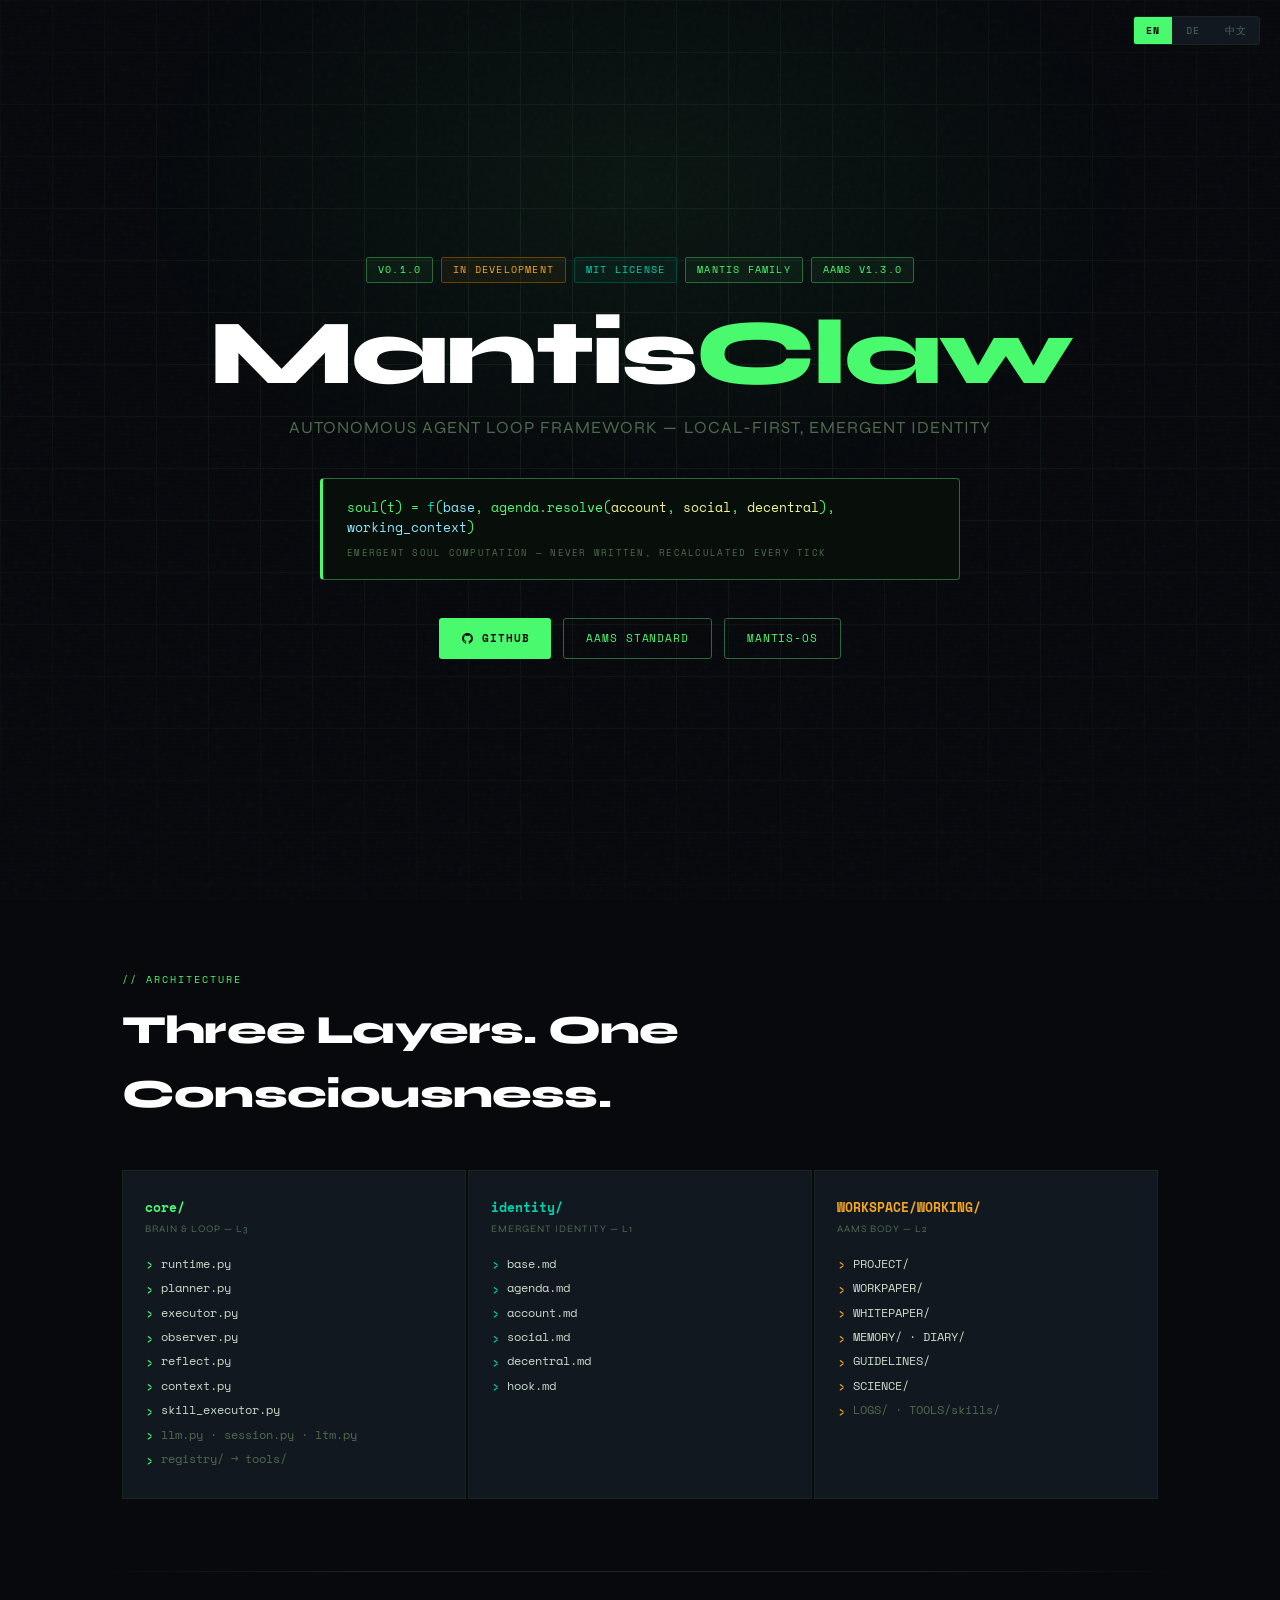
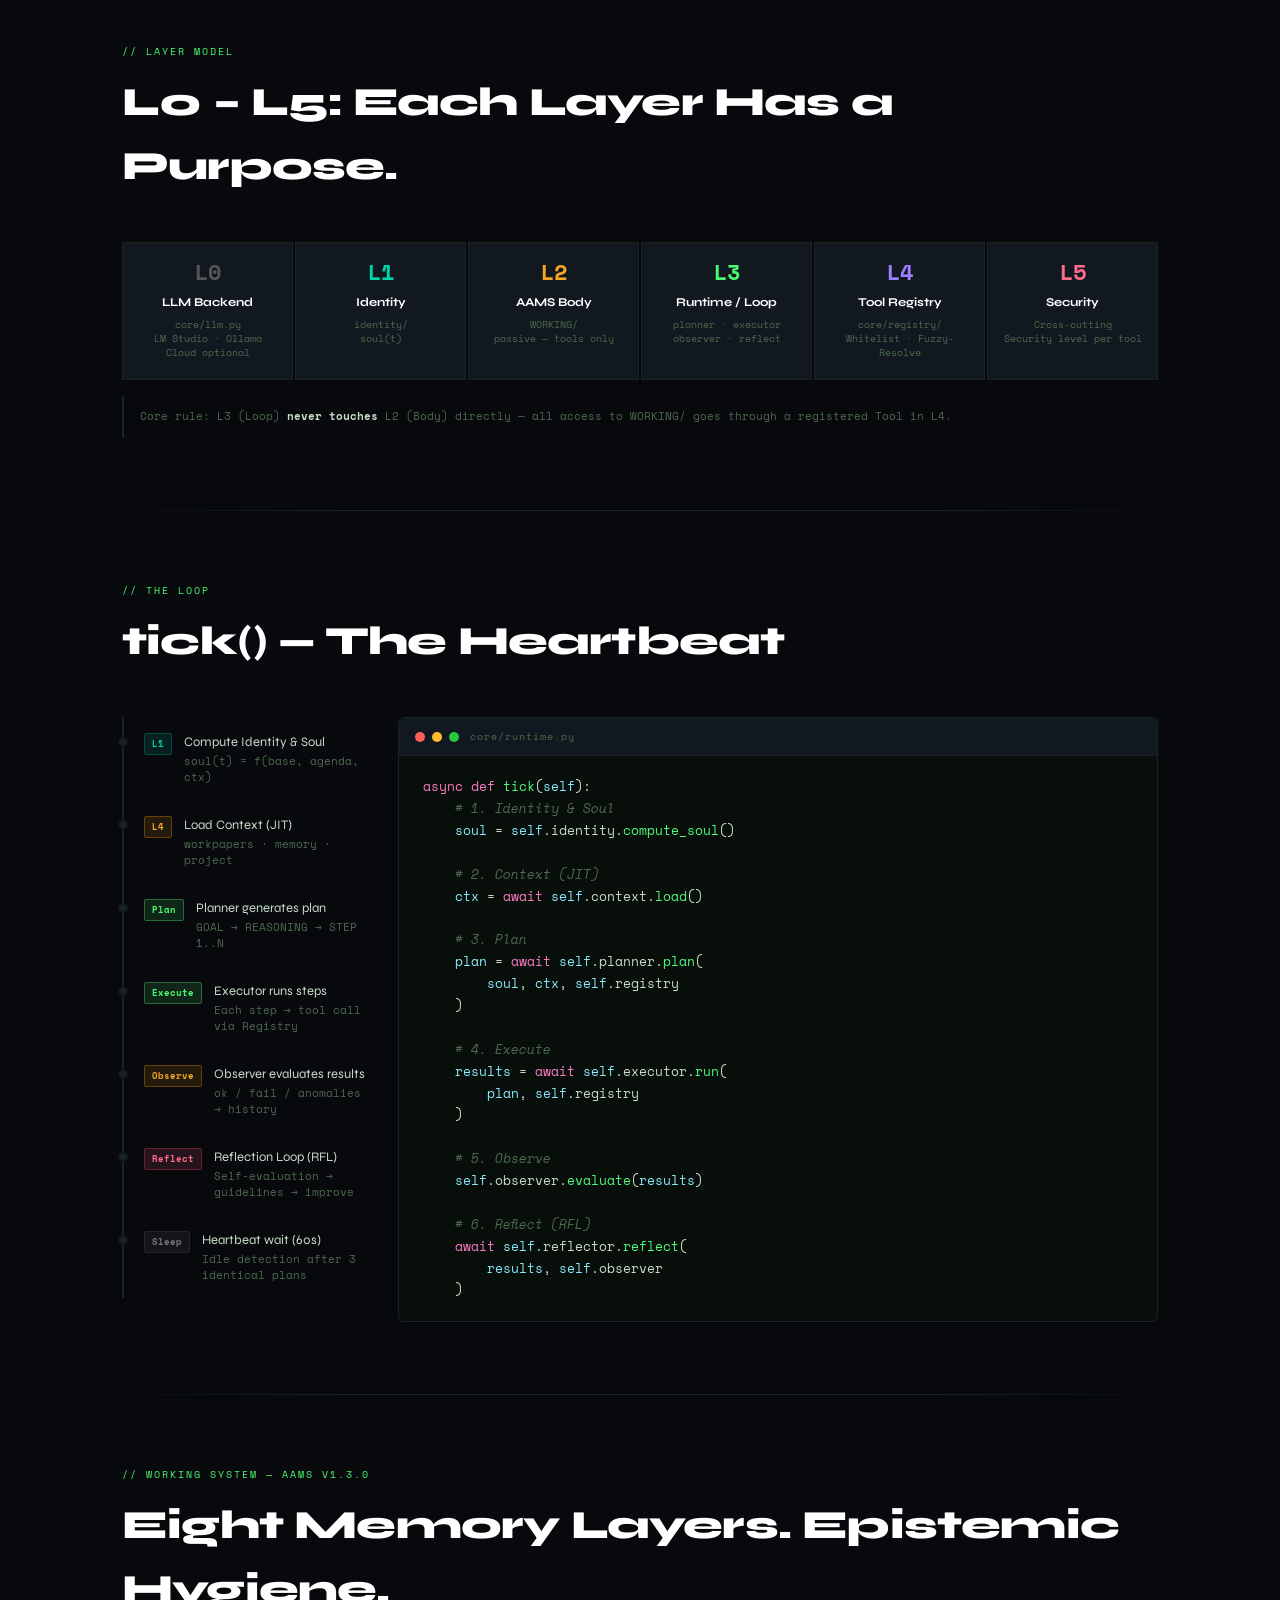
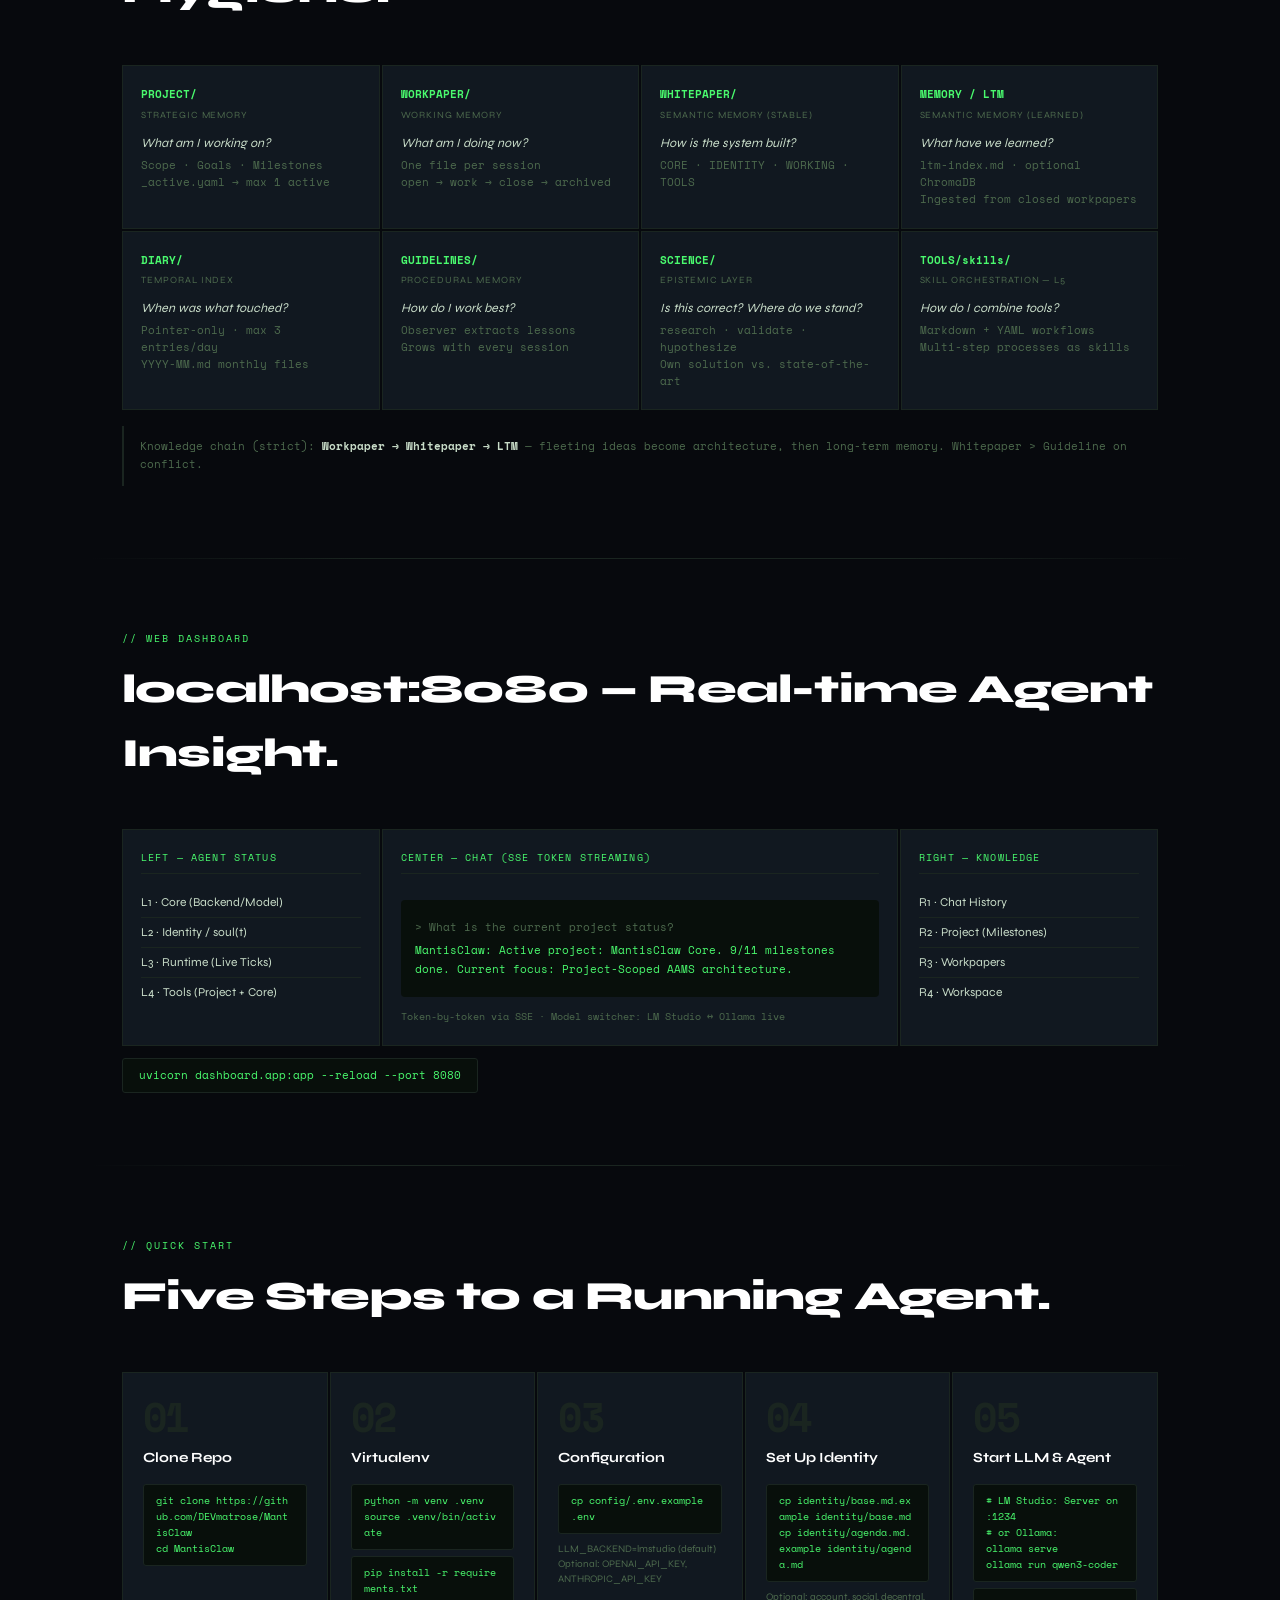
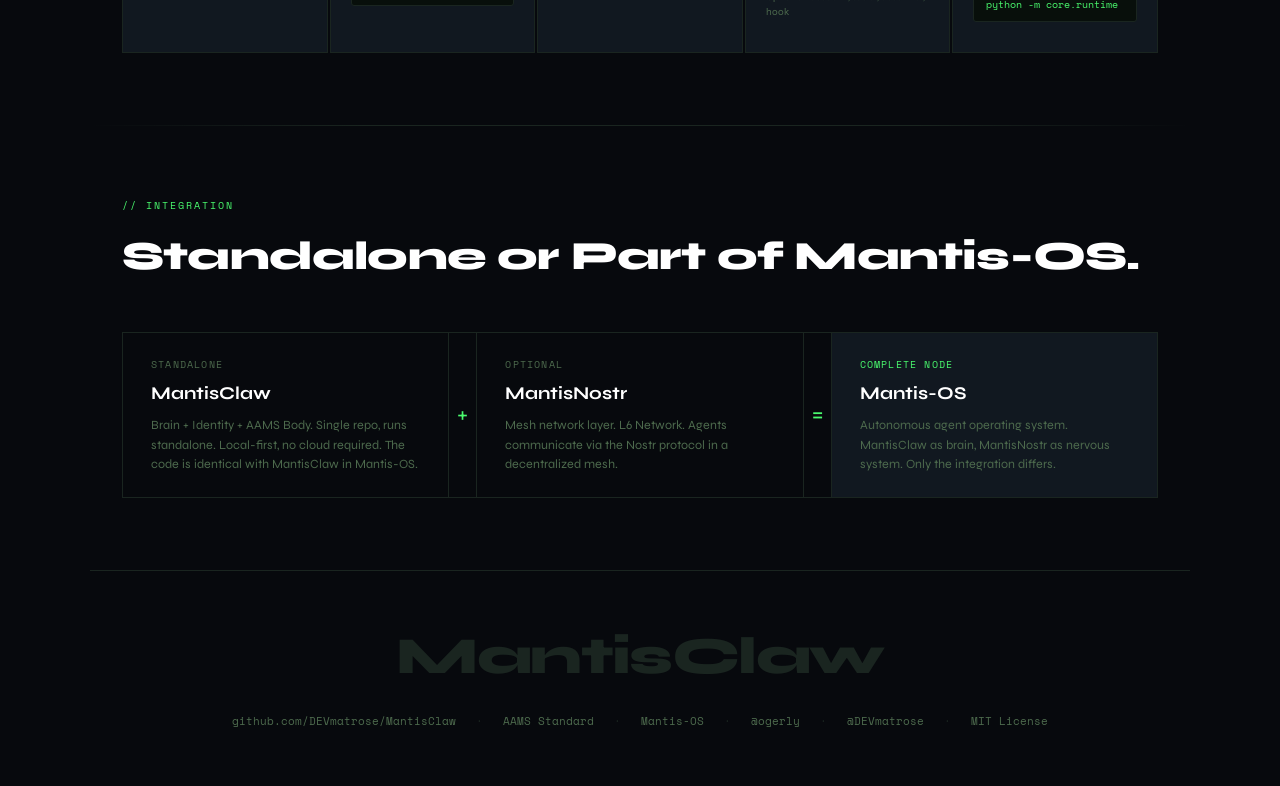
<file: index.html>
<!DOCTYPE html>
<html lang="en">
<head>
<meta charset="UTF-8">
<meta name="viewport" content="width=device-width, initial-scale=1.0">
<title>MantisClaw — Autonomous Agent Loop Framework</title>
<link href="https://fonts.googleapis.com/css2?family=Space+Mono:ital,wght@0,400;0,700;1,400&family=Syne:wght@400;600;700;800&display=swap" rel="stylesheet">
<style>
  :root {
    --bg:        #07090d;
    --surface:   #0d1117;
    --panel:     #111820;
    --border:    #1a2520;
    --green:     #4afa6e;
    --green-dim: #2a6a38;
    --green-glow:rgba(74,250,110,0.14);
    --teal:      #00d4aa;
    --amber:     #f5a623;
    --rose:      #ff6b8a;
    --text:      #c8dcc8;
    --muted:     #4d6a4d;
    --code-bg:   #080f0b;
  }
  *, *::before, *::after { box-sizing: border-box; margin: 0; padding: 0; }
  html { scroll-behavior: smooth; }
  body {
    background: var(--bg);
    color: var(--text);
    font-family: 'Syne', sans-serif;
    overflow-x: hidden;
    line-height: 1.6;
  }
  body::before {
    content: '';
    position: fixed; inset: 0;
    background-image: url("data:image/svg+xml,%3Csvg viewBox='0 0 200 200' xmlns='http://www.w3.org/2000/svg'%3E%3Cfilter id='n'%3E%3CfeTurbulence type='fractalNoise' baseFrequency='0.85' numOctaves='4' stitchTiles='stitch'/%3E%3C/filter%3E%3Crect width='100%25' height='100%25' filter='url(%23n)' opacity='0.035'/%3E%3C/svg%3E");
    pointer-events: none; z-index: 0; opacity: .6;
  }

  /* LANG SWITCHER */
  .lang-switch {
    position: fixed; top: 16px; right: 20px; z-index: 100;
    display: flex; gap: 2px; background: var(--panel); border: 1px solid var(--border);
    border-radius: 3px; overflow: hidden;
  }
  .lang-btn {
    font-family: 'Space Mono', monospace; font-size: 10px; letter-spacing: .08em;
    padding: 6px 12px; background: transparent; color: var(--muted); border: none;
    cursor: pointer; transition: all .2s; text-transform: uppercase;
  }
  .lang-btn.active { background: var(--green); color: #07090d; font-weight: 700; }
  .lang-btn:hover:not(.active) { color: var(--green); background: var(--green-glow); }

  /* i18n: hide non-active languages, show keeps natural display */
  [data-i]:not(.show) { display: none !important; }

  /* HERO */
  .hero {
    position: relative; min-height: 100vh;
    display: grid; place-items: center;
    padding: 80px 32px 64px; overflow: hidden;
  }
  .hero-grid {
    position: absolute; inset: 0;
    background-image:
      linear-gradient(var(--border) 1px, transparent 1px),
      linear-gradient(90deg, var(--border) 1px, transparent 1px);
    background-size: 52px 52px;
    mask-image: radial-gradient(ellipse 85% 75% at 50% 40%, black 20%, transparent 100%);
    opacity: .6;
  }
  .hero-glow {
    position: absolute; top: -160px; left: 50%; transform: translateX(-50%);
    width: 1100px; height: 700px;
    background: radial-gradient(ellipse, rgba(74,250,110,0.06) 0%, transparent 65%);
    pointer-events: none;
  }
  .hero::after {
    content: ''; position: absolute; inset: 0;
    background: repeating-linear-gradient(0deg, transparent, transparent 3px, rgba(0,0,0,.03) 3px, rgba(0,0,0,.03) 4px);
    pointer-events: none;
  }
  .hero-inner { position: relative; z-index: 1; max-width: 880px; text-align: center; }

  .badge-row {
    display: flex; gap: 8px; justify-content: center; flex-wrap: wrap;
    margin-bottom: 28px; animation: fadeUp .55s ease both;
  }
  .badge {
    font-family: 'Space Mono', monospace; font-size: 10px; letter-spacing: .12em;
    text-transform: uppercase; padding: 4px 11px; border-radius: 2px;
    border: 1px solid var(--green-dim); color: var(--green); background: rgba(74,250,110,0.05);
  }
  .badge.amber { border-color: #6a4200; color: var(--amber); background: rgba(245,166,35,.05); }
  .badge.teal  { border-color: #004a3a; color: var(--teal);  background: rgba(0,212,170,.05); }

  h1 {
    font-size: clamp(44px, 9vw, 92px); font-weight: 800; line-height: .93;
    letter-spacing: -.03em; color: #fff; animation: fadeUp .65s .08s ease both;
  }
  h1 span { color: var(--green); }
  .tagline {
    margin-top: 18px; font-size: clamp(13px, 2vw, 17px); color: var(--muted);
    font-weight: 400; letter-spacing: .06em; text-transform: uppercase;
    animation: fadeUp .65s .16s ease both;
  }
  .soul-formula {
    margin: 36px auto 0; max-width: 640px; background: var(--code-bg);
    border: 1px solid var(--green-dim); border-left: 3px solid var(--green);
    border-radius: 4px; padding: 18px 24px;
    font-family: 'Space Mono', monospace; font-size: clamp(10px, 1.8vw, 13px);
    color: var(--green); text-align: left; animation: fadeUp .65s .24s ease both;
  }
  .soul-label {
    display: block; font-size: 9px; color: var(--muted);
    letter-spacing: .14em; text-transform: uppercase; margin-top: 8px;
  }
  .cta-row {
    display: flex; gap: 12px; justify-content: center; flex-wrap: wrap;
    margin-top: 38px; animation: fadeUp .65s .32s ease both;
  }
  .btn {
    display: inline-flex; align-items: center; gap: 8px;
    font-family: 'Space Mono', monospace; font-size: 11px; letter-spacing: .08em;
    text-transform: uppercase; padding: 11px 22px; border-radius: 3px;
    cursor: pointer; text-decoration: none; transition: all .2s;
  }
  .btn-primary { background: var(--green); color: #07090d; border: none; font-weight: 700; }
  .btn-primary:hover { background: #70fb87; box-shadow: 0 0 28px rgba(74,250,110,.35); }
  .btn-ghost { background: transparent; color: var(--green); border: 1px solid var(--green-dim); }
  .btn-ghost:hover { border-color: var(--green); background: var(--green-glow); }

  /* LAYOUT */
  section { position: relative; z-index: 1; max-width: 1100px; margin: 0 auto; padding: 72px 32px; }
  .section-label {
    font-family: 'Space Mono', monospace; font-size: 10px;
    letter-spacing: .2em; color: var(--green); text-transform: uppercase; margin-bottom: 10px;
  }
  h2 { font-size: clamp(26px, 4vw, 40px); font-weight: 800; color: #fff; letter-spacing: -.02em; margin-bottom: 44px; }
  .divider {
    max-width: 1100px; margin: 0 auto; height: 1px;
    background: linear-gradient(90deg, transparent, var(--border) 25%, var(--border) 75%, transparent);
  }

  /* ARCH GRID */
  .arch-grid { display: grid; grid-template-columns: repeat(3,1fr); gap: 2px; }
  .arch-card {
    background: var(--panel); border: 1px solid var(--border); padding: 26px 22px 30px;
    position: relative; overflow: hidden; transition: border-color .25s, transform .25s;
  }
  .arch-card:hover { border-color: var(--green-dim); transform: translateY(-3px); }
  .arch-card::before {
    content: ''; position: absolute; top: 0; left: 0; right: 0; height: 2px; opacity: 0; transition: opacity .25s;
  }
  .arch-card:hover::before { opacity: 1; }
  .c1::before { background: var(--green); }
  .c2::before { background: var(--teal); }
  .c3::before { background: var(--amber); }
  .arch-title { font-family: 'Space Mono', monospace; font-size: 13px; font-weight: 700; margin-bottom: 3px; }
  .c1 .arch-title { color: var(--green); } .c2 .arch-title { color: var(--teal); } .c3 .arch-title { color: var(--amber); }
  .arch-sub { font-size: 10px; color: var(--muted); letter-spacing: .1em; text-transform: uppercase; margin-bottom: 18px; }
  .arch-files { list-style: none; display: flex; flex-direction: column; gap: 6px; }
  .arch-files li { font-family: 'Space Mono', monospace; font-size: 11.5px; color: var(--text); display: flex; align-items: center; gap: 7px; }
  .arch-files li::before { content: '›'; font-size: 15px; line-height: 1; }
  .c1 .arch-files li::before { color: var(--green); } .c2 .arch-files li::before { color: var(--teal); } .c3 .arch-files li::before { color: var(--amber); }
  .arch-files li.dim { color: var(--muted); }

  /* LAYERS */
  .layers-grid { display: grid; grid-template-columns: repeat(6,1fr); gap: 2px; }
  .layer-card {
    background: var(--panel); border: 1px solid var(--border); padding: 18px 14px 20px;
    text-align: center; transition: border-color .2s, transform .2s;
  }
  .layer-card:hover { border-color: var(--green-dim); transform: translateY(-2px); }
  .layer-num { font-family: 'Space Mono', monospace; font-size: 22px; font-weight: 700; line-height: 1; margin-bottom: 10px; }
  .layer-name { font-size: 12px; font-weight: 700; color: #fff; margin-bottom: 4px; }
  .layer-desc { font-family: 'Space Mono', monospace; font-size: 9.5px; color: var(--muted); line-height: 1.5; }
  .l0 .layer-num { color: #555; } .l1 .layer-num { color: var(--teal); } .l2 .layer-num { color: var(--amber); }
  .l3 .layer-num { color: var(--green); } .l4 .layer-num { color: #9d7fff; } .l5 .layer-num { color: var(--rose); }

  /* LOOP */
  .loop-wrap { display: grid; grid-template-columns: 248px 1fr; gap: 28px; align-items: start; }
  .loop-steps { display: flex; flex-direction: column; }
  .loop-step {
    display: flex; align-items: flex-start; gap: 12px; padding: 14px 0 14px 20px;
    border-left: 2px solid var(--border); position: relative; transition: border-color .2s;
  }
  .loop-step:hover { border-color: var(--green-dim); }
  .loop-step::before {
    content: ''; position: absolute; left: -6px; top: 20px; width: 10px; height: 10px;
    border-radius: 50%; background: var(--border); border: 2px solid var(--panel);
    transition: background .2s, box-shadow .2s;
  }
  .loop-step:hover::before { background: var(--green); box-shadow: 0 0 10px rgba(74,250,110,.45); }
  .loop-badge {
    font-family: 'Space Mono', monospace; font-size: 9px; font-weight: 700;
    padding: 3px 7px; border-radius: 2px; flex-shrink: 0; margin-top: 2px; white-space: nowrap;
  }
  .lb-green { background: rgba(74,250,110,.12); color: var(--green); border: 1px solid var(--green-dim); }
  .lb-teal  { background: rgba(0,212,170,.12);  color: var(--teal);  border: 1px solid #004a3a; }
  .lb-amber { background: rgba(245,166,35,.12); color: var(--amber); border: 1px solid #6a4200; }
  .lb-rose  { background: rgba(255,107,138,.12); color: var(--rose); border: 1px solid #6a2030; }
  .lb-gray  { background: rgba(255,255,255,.05); color: #777; border: 1px solid #252525; }
  .loop-text { font-size: 13px; color: var(--text); padding-top: 2px; line-height: 1.5; }
  .loop-text small { display: block; font-size: 10.5px; color: var(--muted); margin-top: 2px; font-family: 'Space Mono', monospace; }

  /* CODE */
  .code-block {
    background: var(--code-bg); border: 1px solid var(--border); border-radius: 6px;
    overflow: hidden; font-family: 'Space Mono', monospace; font-size: clamp(9.5px, 1.4vw, 12.5px); line-height: 1.75;
  }
  .code-header {
    background: var(--panel); border-bottom: 1px solid var(--border);
    padding: 10px 16px; display: flex; align-items: center; gap: 7px;
  }
  .dot { width: 10px; height: 10px; border-radius: 50%; }
  .dr { background: #ff5f57; } .dy { background: #febc2e; } .dg { background: #28c840; }
  .code-filename { font-size: 10px; color: var(--muted); letter-spacing: .1em; margin-left: 4px; }
  .code-body { padding: 20px 24px; white-space: pre-wrap; }
  .kw { color: #ff79c6; } .fn { color: #50fa7b; } .var { color: #8be9fd; }
  .str { color: #f1fa8c; } .cmt { color: var(--muted); font-style: italic; }

  /* MEMORY */
  .mem-grid { display: grid; grid-template-columns: repeat(4,1fr); gap: 2px; }
  .mem-card {
    background: var(--panel); border: 1px solid var(--border); padding: 20px 18px;
    transition: border-color .2s, transform .2s;
  }
  .mem-card:hover { border-color: var(--green-dim); transform: translateY(-2px); }
  .mem-folder { font-family: 'Space Mono', monospace; font-size: 11px; color: var(--green); font-weight: 700; margin-bottom: 4px; }
  .mem-type { font-size: 9.5px; color: var(--muted); letter-spacing: .1em; text-transform: uppercase; margin-bottom: 10px; }
  .mem-q { font-size: 12.5px; color: var(--text); font-style: italic; }
  .mem-note { display: block; font-size: 10.5px; color: var(--muted); margin-top: 4px; font-family: 'Space Mono', monospace; font-style: normal; }

  /* QUICKSTART */
  .qs-grid { display: grid; grid-template-columns: repeat(5,1fr); gap: 2px; }
  .qs-card { background: var(--panel); border: 1px solid var(--border); padding: 24px 20px; }
  .qs-num { font-family: 'Space Mono', monospace; font-size: 40px; font-weight: 700; color: var(--border); line-height: 1; margin-bottom: 10px; letter-spacing: -.04em; }
  .qs-title { font-size: 14px; font-weight: 700; color: #fff; margin-bottom: 14px; }
  .qs-cmd {
    background: var(--code-bg); border: 1px solid var(--border); border-radius: 3px;
    padding: 8px 12px; font-family: 'Space Mono', monospace; font-size: 10px;
    color: var(--green); margin-bottom: 6px; display: block; white-space: pre-wrap; word-break: break-all;
  }
  .qs-note { font-size: 10px; color: var(--muted); margin-top: 8px; line-height: 1.5; }

  /* DASHBOARD */
  .dash-wrap { display: grid; grid-template-columns: 1fr 2fr 1fr; gap: 2px; }
  .dash-panel { background: var(--panel); border: 1px solid var(--border); padding: 20px 18px; }
  .dash-panel-title {
    font-family: 'Space Mono', monospace; font-size: 9.5px; letter-spacing: .12em;
    text-transform: uppercase; color: var(--green); margin-bottom: 14px; padding-bottom: 8px; border-bottom: 1px solid var(--border);
  }
  .dash-item { font-size: 12px; color: var(--text); padding: 5px 0; border-bottom: 1px solid var(--border); }
  .dash-item:last-child { border: none; }
  .dash-chat { background: var(--code-bg); border-radius: 4px; padding: 14px; font-family: 'Space Mono', monospace; font-size: 10.5px; color: var(--muted); line-height: 1.8; }
  .dash-bubble { margin: 4px 0; }
  .dash-bubble.agent { color: var(--green); }

  /* MANTIS-OS */
  .os-wrap { display: flex; align-items: stretch; border: 1px solid var(--border); }
  .os-box { flex: 1; padding: 24px 28px; border-right: 1px solid var(--border); }
  .os-box:last-child { border: none; background: var(--panel); }
  .os-box-label { font-family: 'Space Mono', monospace; font-size: 10px; letter-spacing: .12em; text-transform: uppercase; color: var(--muted); margin-bottom: 6px; }
  .os-box-title { font-size: 18px; font-weight: 700; color: #fff; margin-bottom: 8px; }
  .os-box-desc { font-size: 12.5px; color: var(--muted); line-height: 1.55; }
  .os-sep { padding: 0 8px; display: flex; align-items: center; color: var(--green); font-size: 24px; flex-shrink: 0; background: var(--bg); border-right: 1px solid var(--border); }

  /* FOOTER */
  footer { position: relative; z-index: 1; text-align: center; padding: 44px 32px 56px; border-top: 1px solid var(--border); max-width: 1100px; margin: 0 auto; }
  .footer-name { font-size: clamp(30px, 6vw, 52px); font-weight: 800; color: var(--border); letter-spacing: -.03em; margin-bottom: 14px; }
  .footer-links { display: flex; gap: 20px; justify-content: center; flex-wrap: wrap; font-family: 'Space Mono', monospace; font-size: 11px; color: var(--muted); }
  .footer-links a { color: var(--muted); text-decoration: none; transition: color .2s; }
  .footer-links a:hover { color: var(--green); }

  /* ANIM */
  @keyframes fadeUp { from { opacity: 0; transform: translateY(18px); } to { opacity: 1; transform: translateY(0); } }
  .reveal { opacity: 0; transform: translateY(14px); transition: opacity .55s ease, transform .55s ease; }
  .reveal.visible { opacity: 1; transform: translateY(0); }

  /* RESPONSIVE */
  @media (max-width: 960px) {
    .arch-grid, .mem-grid { grid-template-columns: repeat(2,1fr); }
    .layers-grid { grid-template-columns: repeat(3,1fr); }
    .qs-grid { grid-template-columns: repeat(2,1fr); }
    .loop-wrap, .dash-wrap { grid-template-columns: 1fr; }
    .os-wrap { flex-direction: column; }
    .os-sep { display: none; }
    .os-box { border-right: none; border-bottom: 1px solid var(--border); }
  }
  @media (max-width: 540px) {
    .arch-grid, .layers-grid, .mem-grid, .qs-grid { grid-template-columns: 1fr; }
  }
</style>
</head>
<body>

<!-- LANGUAGE SWITCHER -->
<div class="lang-switch">
  <button class="lang-btn" data-l="en" onclick="setLang('en')">EN</button>
  <button class="lang-btn" data-l="de" onclick="setLang('de')">DE</button>
  <button class="lang-btn" data-l="cn" onclick="setLang('cn')">中文</button>
</div>

<!-- ═══════════════════ HERO ═══════════════════ -->
<div class="hero">
  <div class="hero-grid"></div>
  <div class="hero-glow"></div>
  <div class="hero-inner">
    <div class="badge-row">
      <span class="badge">v0.1.0</span>
      <span class="badge amber" data-i="en">In Development</span>
      <span class="badge amber" data-i="de">In Entwicklung</span>
      <span class="badge amber" data-i="cn">开发中</span>
      <span class="badge teal">MIT License</span>
      <span class="badge" data-i="en">Mantis Family</span>
      <span class="badge" data-i="de">Mantis-Familie</span>
      <span class="badge" data-i="cn">Mantis 家族</span>
      <span class="badge">AAMS v1.3.0</span>
    </div>
    <h1>Mantis<span>Claw</span></h1>
    <p class="tagline" data-i="en">Autonomous Agent Loop Framework — local-first, emergent identity</p>
    <p class="tagline" data-i="de">Autonomes Agenten-Loop-Framework — local-first, emergente Identität</p>
    <p class="tagline" data-i="cn">自主代理循环框架 — 本地优先，涌现身份</p>
    <div class="soul-formula">
      soul(t) = <span style="color:#00d4aa">f</span>(<span style="color:#8be9fd">base</span>, agenda.<span style="color:#50fa7b">resolve</span>(<span style="color:#f1fa8c">account</span>, <span style="color:#f1fa8c">social</span>, <span style="color:#f1fa8c">decentral</span>), <span style="color:#8be9fd">working_context</span>)
      <span class="soul-label" data-i="en">Emergent soul computation — never written, recalculated every tick</span>
      <span class="soul-label" data-i="de">Emergente Soul-Berechnung — nie geschrieben, bei jedem Tick neu berechnet</span>
      <span class="soul-label" data-i="cn">涌现灵魂计算 — 从不写入，每次心跳重新计算</span>
    </div>
    <div class="cta-row">
      <a href="https://github.com/DEVmatrose/MantisClaw" class="btn btn-primary">
        <svg width="13" height="13" viewBox="0 0 24 24" fill="currentColor"><path d="M12 2C6.477 2 2 6.477 2 12c0 4.42 2.865 8.166 6.839 9.489.5.092.682-.217.682-.482 0-.237-.008-.866-.013-1.7-2.782.604-3.369-1.34-3.369-1.34-.454-1.156-1.11-1.462-1.11-1.462-.908-.62.069-.608.069-.608 1.003.07 1.531 1.03 1.531 1.03.892 1.529 2.341 1.087 2.91.832.092-.647.35-1.088.636-1.338-2.22-.253-4.555-1.11-4.555-4.943 0-1.091.39-1.984 1.029-2.683-.103-.253-.446-1.27.098-2.647 0 0 .84-.269 2.75 1.025A9.578 9.578 0 0112 6.836c.85.004 1.705.114 2.504.336 1.909-1.294 2.747-1.025 2.747-1.025.546 1.377.202 2.394.1 2.647.64.699 1.028 1.592 1.028 2.683 0 3.842-2.339 4.687-4.566 4.935.359.309.678.919.678 1.852 0 1.336-.012 2.415-.012 2.743 0 .267.18.578.688.48C19.138 20.163 22 16.418 22 12c0-5.523-4.477-10-10-10z"/></svg>
        GitHub
      </a>
      <a href="https://github.com/DEVmatrose/AAMS" class="btn btn-ghost">AAMS Standard</a>
      <a href="https://github.com/DEVmatrose/Mantis-OS" class="btn btn-ghost">Mantis-OS</a>
    </div>
  </div>
</div>

<!-- ═══════════════════ ARCHITECTURE ═══════════════════ -->
<section class="reveal">
  <div class="section-label">// Architecture</div>
  <h2 data-i="en">Three Layers. One Consciousness.</h2>
  <h2 data-i="de">Drei Schichten. Ein Bewusstsein.</h2>
  <h2 data-i="cn">三层架构，一个意识。</h2>
  <div class="arch-grid">
    <div class="arch-card c1">
      <div class="arch-title">core/</div>
      <div class="arch-sub" data-i="en">Brain &amp; Loop — L3</div>
      <div class="arch-sub" data-i="de">Gehirn &amp; Loop — L3</div>
      <div class="arch-sub" data-i="cn">大脑 &amp; 循环 — L3</div>
      <ul class="arch-files">
        <li>runtime.py</li>
        <li>planner.py</li>
        <li>executor.py</li>
        <li>observer.py</li>
        <li>reflect.py</li>
        <li>context.py</li>
        <li>skill_executor.py</li>
        <li class="dim">llm.py · session.py · ltm.py</li>
        <li class="dim">registry/ → tools/</li>
      </ul>
    </div>
    <div class="arch-card c2">
      <div class="arch-title">identity/</div>
      <div class="arch-sub" data-i="en">Emergent Identity — L1</div>
      <div class="arch-sub" data-i="de">Emergente Identität — L1</div>
      <div class="arch-sub" data-i="cn">涌现身份 — L1</div>
      <ul class="arch-files">
        <li>base.md</li>
        <li>agenda.md</li>
        <li>account.md</li>
        <li>social.md</li>
        <li>decentral.md</li>
        <li>hook.md</li>
      </ul>
    </div>
    <div class="arch-card c3">
      <div class="arch-title">WORKSPACE/WORKING/</div>
      <div class="arch-sub">AAMS Body — L2</div>
      <ul class="arch-files">
        <li>PROJECT/</li>
        <li>WORKPAPER/</li>
        <li>WHITEPAPER/</li>
        <li>MEMORY/ · DIARY/</li>
        <li>GUIDELINES/</li>
        <li>SCIENCE/</li>
        <li class="dim">LOGS/ · TOOLS/skills/</li>
      </ul>
    </div>
  </div>
</section>

<div class="divider"></div>

<!-- ═══════════════════ LAYER MODEL ═══════════════════ -->
<section class="reveal">
  <div class="section-label">// Layer Model</div>
  <h2 data-i="en">L0 – L5: Each Layer Has a Purpose.</h2>
  <h2 data-i="de">L0 – L5: Jede Schicht hat eine Aufgabe.</h2>
  <h2 data-i="cn">L0 – L5：每层各司其职。</h2>
  <div class="layers-grid">
    <div class="layer-card l0">
      <div class="layer-num">L0</div>
      <div class="layer-name">LLM Backend</div>
      <div class="layer-desc">core/llm.py<br>LM Studio · Ollama<br>Cloud optional</div>
    </div>
    <div class="layer-card l1">
      <div class="layer-num">L1</div>
      <div class="layer-name">Identity</div>
      <div class="layer-desc">identity/<br>soul(t)</div>
    </div>
    <div class="layer-card l2">
      <div class="layer-num">L2</div>
      <div class="layer-name">AAMS Body</div>
      <div class="layer-desc" data-i="en">WORKING/<br>passive — tools only</div>
      <div class="layer-desc" data-i="de">WORKING/<br>passiv — nur über Tools</div>
      <div class="layer-desc" data-i="cn">WORKING/<br>被动 — 仅通过工具</div>
    </div>
    <div class="layer-card l3">
      <div class="layer-num">L3</div>
      <div class="layer-name">Runtime / Loop</div>
      <div class="layer-desc">planner · executor<br>observer · reflect</div>
    </div>
    <div class="layer-card l4">
      <div class="layer-num">L4</div>
      <div class="layer-name">Tool Registry</div>
      <div class="layer-desc">core/registry/<br>Whitelist · Fuzzy-Resolve</div>
    </div>
    <div class="layer-card l5">
      <div class="layer-num">L5</div>
      <div class="layer-name">Security</div>
      <div class="layer-desc" data-i="en">Cross-cutting<br>Security level per tool</div>
      <div class="layer-desc" data-i="de">Querschnitt<br>Security-Level pro Tool</div>
      <div class="layer-desc" data-i="cn">横切关注<br>每个工具的安全级别</div>
    </div>
  </div>
  <p style="font-family:'Space Mono',monospace;font-size:11px;color:var(--muted);margin-top:16px;padding:12px 16px;border-left:2px solid var(--border);">
    <span data-i="en">Core rule: L3 (Loop) <strong style="color:var(--text)">never touches</strong> L2 (Body) directly — all access to WORKING/ goes through a registered Tool in L4.</span>
    <span data-i="de">Kernregel: L3 (Loop) berührt L2 (Körper) <strong style="color:var(--text)">nie direkt</strong> — jeder Zugriff auf WORKING/ läuft über ein registriertes Tool in L4.</span>
    <span data-i="cn">核心规则：L3（循环）<strong style="color:var(--text)">从不直接</strong>访问 L2（主体）— 所有对 WORKING/ 的访问都通过 L4 中已注册的工具。</span>
  </p>
</section>

<div class="divider"></div>

<!-- ═══════════════════ THE LOOP ═══════════════════ -->
<section class="reveal">
  <div class="section-label">// The Loop</div>
  <h2 data-i="en">tick() — The Heartbeat</h2>
  <h2 data-i="de">tick() — Das Herzstück</h2>
  <h2 data-i="cn">tick() — 心跳核心</h2>
  <div class="loop-wrap">
    <div class="loop-steps">
      <div class="loop-step">
        <span class="loop-badge lb-teal">L1</span>
        <div class="loop-text">
          <span data-i="en">Compute Identity &amp; Soul<small>soul(t) = f(base, agenda, ctx)</small></span>
          <span data-i="de">Identität &amp; Soul berechnen<small>soul(t) = f(base, agenda, ctx)</small></span>
          <span data-i="cn">计算身份与灵魂<small>soul(t) = f(base, agenda, ctx)</small></span>
        </div>
      </div>
      <div class="loop-step">
        <span class="loop-badge lb-amber">L4</span>
        <div class="loop-text">
          <span data-i="en">Load Context (JIT)<small>workpapers · memory · project</small></span>
          <span data-i="de">Kontext laden (JIT)<small>Workpapers · Memory · Projekt</small></span>
          <span data-i="cn">加载上下文（JIT）<small>工作文档 · 记忆 · 项目</small></span>
        </div>
      </div>
      <div class="loop-step">
        <span class="loop-badge lb-green">Plan</span>
        <div class="loop-text">
          <span data-i="en">Planner generates plan<small>GOAL → REASONING → STEP 1..N</small></span>
          <span data-i="de">Planner erzeugt Plan<small>GOAL → REASONING → STEP 1..N</small></span>
          <span data-i="cn">规划器生成计划<small>GOAL → REASONING → STEP 1..N</small></span>
        </div>
      </div>
      <div class="loop-step">
        <span class="loop-badge lb-green">Execute</span>
        <div class="loop-text">
          <span data-i="en">Executor runs steps<small>Each step → tool call via Registry</small></span>
          <span data-i="de">Executor führt Steps aus<small>Jeder Step → Tool-Call via Registry</small></span>
          <span data-i="cn">执行器运行步骤<small>每步 → 通过注册表调用工具</small></span>
        </div>
      </div>
      <div class="loop-step">
        <span class="loop-badge lb-amber">Observe</span>
        <div class="loop-text">
          <span data-i="en">Observer evaluates results<small>ok / fail / anomalies → history</small></span>
          <span data-i="de">Observer bewertet Ergebnisse<small>ok / fail / Anomalien → History</small></span>
          <span data-i="cn">观察器评估结果<small>成功 / 失败 / 异常 → 历史</small></span>
        </div>
      </div>
      <div class="loop-step">
        <span class="loop-badge lb-rose">Reflect</span>
        <div class="loop-text">
          <span data-i="en">Reflection Loop (RFL)<small>Self-evaluation → guidelines → improve</small></span>
          <span data-i="de">Reflection Loop (RFL)<small>Selbstbewertung → Guidelines → verbessern</small></span>
          <span data-i="cn">反思循环（RFL）<small>自我评估 → 指南 → 改进</small></span>
        </div>
      </div>
      <div class="loop-step">
        <span class="loop-badge lb-gray">Sleep</span>
        <div class="loop-text">
          <span data-i="en">Heartbeat wait (60s)<small>Idle detection after 3 identical plans</small></span>
          <span data-i="de">Heartbeat-Pause (60s)<small>Idle Detection nach 3 identischen Plänen</small></span>
          <span data-i="cn">心跳等待（60秒）<small>3次相同计划后进入空闲检测</small></span>
        </div>
      </div>
    </div>

    <div class="code-block">
      <div class="code-header">
        <span class="dot dr"></span><span class="dot dy"></span><span class="dot dg"></span>
        <span class="code-filename">core/runtime.py</span>
      </div>
      <div class="code-body"><span class="kw">async def</span> <span class="fn">tick</span>(<span class="var">self</span>):
    <span class="cmt"># 1. Identity &amp; Soul</span>
    <span class="var">soul</span> = <span class="var">self</span>.identity.<span class="fn">compute_soul</span>()

    <span class="cmt"># 2. Context (JIT)</span>
    <span class="var">ctx</span> = <span class="kw">await</span> <span class="var">self</span>.context.<span class="fn">load</span>()

    <span class="cmt"># 3. Plan</span>
    <span class="var">plan</span> = <span class="kw">await</span> <span class="var">self</span>.planner.<span class="fn">plan</span>(
        <span class="var">soul</span>, <span class="var">ctx</span>, <span class="var">self</span>.registry
    )

    <span class="cmt"># 4. Execute</span>
    <span class="var">results</span> = <span class="kw">await</span> <span class="var">self</span>.executor.<span class="fn">run</span>(
        <span class="var">plan</span>, <span class="var">self</span>.registry
    )

    <span class="cmt"># 5. Observe</span>
    <span class="var">self</span>.observer.<span class="fn">evaluate</span>(<span class="var">results</span>)

    <span class="cmt"># 6. Reflect (RFL)</span>
    <span class="kw">await</span> <span class="var">self</span>.reflector.<span class="fn">reflect</span>(
        <span class="var">results</span>, <span class="var">self</span>.observer
    )</div>
    </div>
  </div>
</section>

<div class="divider"></div>

<!-- ═══════════════════ MEMORY SYSTEM ═══════════════════ -->
<section class="reveal">
  <div class="section-label">// Working System — AAMS v1.3.0</div>
  <h2 data-i="en">Eight Memory Layers. Epistemic Hygiene.</h2>
  <h2 data-i="de">Acht Memory-Schichten. Epistemische Hygiene.</h2>
  <h2 data-i="cn">八层记忆系统，认知卫生。</h2>
  <div class="mem-grid">
    <div class="mem-card">
      <div class="mem-folder">PROJECT/</div>
      <div class="mem-type">Strategic Memory</div>
      <div class="mem-q">
        <span data-i="en">What am I working on?<span class="mem-note">Scope · Goals · Milestones<br>_active.yaml → max 1 active</span></span>
        <span data-i="de">Woran arbeite ich?<span class="mem-note">Scope · Goals · Milestones<br>_active.yaml → max 1 aktiv</span></span>
        <span data-i="cn">我在做什么？<span class="mem-note">范围 · 目标 · 里程碑<br>_active.yaml → 最多1个活跃</span></span>
      </div>
    </div>
    <div class="mem-card">
      <div class="mem-folder">WORKPAPER/</div>
      <div class="mem-type">Working Memory</div>
      <div class="mem-q">
        <span data-i="en">What am I doing now?<span class="mem-note">One file per session<br>open → work → close → archived</span></span>
        <span data-i="de">Was tue ich jetzt?<span class="mem-note">Eine Datei pro Session<br>open → work → close → archived</span></span>
        <span data-i="cn">我现在在做什么？<span class="mem-note">每次会话一个文件<br>打开 → 工作 → 关闭 → 归档</span></span>
      </div>
    </div>
    <div class="mem-card">
      <div class="mem-folder">WHITEPAPER/</div>
      <div class="mem-type" data-i="en">Semantic Memory (stable)</div>
      <div class="mem-type" data-i="de">Semantic Memory (stabil)</div>
      <div class="mem-type" data-i="cn">语义记忆（稳定）</div>
      <div class="mem-q">
        <span data-i="en">How is the system built?<span class="mem-note">CORE · IDENTITY · WORKING · TOOLS</span></span>
        <span data-i="de">Wie ist das System aufgebaut?<span class="mem-note">CORE · IDENTITY · WORKING · TOOLS</span></span>
        <span data-i="cn">系统如何构建？<span class="mem-note">CORE · IDENTITY · WORKING · TOOLS</span></span>
      </div>
    </div>
    <div class="mem-card">
      <div class="mem-folder">MEMORY / LTM</div>
      <div class="mem-type" data-i="en">Semantic Memory (learned)</div>
      <div class="mem-type" data-i="de">Semantic Memory (gelernt)</div>
      <div class="mem-type" data-i="cn">语义记忆（习得）</div>
      <div class="mem-q">
        <span data-i="en">What have we learned?<span class="mem-note">ltm-index.md · optional ChromaDB<br>Ingested from closed workpapers</span></span>
        <span data-i="de">Was haben wir gelernt?<span class="mem-note">ltm-index.md · optional ChromaDB<br>Ingestiert aus geschlossenen WPs</span></span>
        <span data-i="cn">我们学到了什么？<span class="mem-note">ltm-index.md · 可选 ChromaDB<br>从已关闭的工作文档中提取</span></span>
      </div>
    </div>
    <div class="mem-card">
      <div class="mem-folder">DIARY/</div>
      <div class="mem-type">Temporal Index</div>
      <div class="mem-q">
        <span data-i="en">When was what touched?<span class="mem-note">Pointer-only · max 3 entries/day<br>YYYY-MM.md monthly files</span></span>
        <span data-i="de">Wann wurde was angefasst?<span class="mem-note">Pointer-only · max 3 Einträge/Tag<br>YYYY-MM.md monatliche Dateien</span></span>
        <span data-i="cn">什么时候做了什么？<span class="mem-note">仅指针 · 每天最多3条<br>YYYY-MM.md 月度文件</span></span>
      </div>
    </div>
    <div class="mem-card">
      <div class="mem-folder">GUIDELINES/</div>
      <div class="mem-type">Procedural Memory</div>
      <div class="mem-q">
        <span data-i="en">How do I work best?<span class="mem-note">Observer extracts lessons<br>Grows with every session</span></span>
        <span data-i="de">Wie arbeite ich am besten?<span class="mem-note">Observer extrahiert Lektionen<br>Wächst mit jeder Session</span></span>
        <span data-i="cn">最佳工作方式？<span class="mem-note">观察器提取经验<br>每次会话后增长</span></span>
      </div>
    </div>
    <div class="mem-card">
      <div class="mem-folder">SCIENCE/</div>
      <div class="mem-type" data-i="en">Epistemic Layer</div>
      <div class="mem-type" data-i="de">Epistemische Schicht</div>
      <div class="mem-type" data-i="cn">认知层</div>
      <div class="mem-q">
        <span data-i="en">Is this correct? Where do we stand?<span class="mem-note">research · validate · hypothesize<br>Own solution vs. state-of-the-art</span></span>
        <span data-i="de">Stimmt das? Wo stehen wir?<span class="mem-note">research · validate · hypothesize<br>Eigene Lösung vs. State-of-the-Art</span></span>
        <span data-i="cn">这正确吗？我们在哪里？<span class="mem-note">研究 · 验证 · 假设<br>自有方案 vs. 最前沿</span></span>
      </div>
    </div>
    <div class="mem-card">
      <div class="mem-folder">TOOLS/skills/</div>
      <div class="mem-type" data-i="en">Skill Orchestration — L5</div>
      <div class="mem-type" data-i="de">Skill-Orchestrierung — L5</div>
      <div class="mem-type" data-i="cn">技能编排 — L5</div>
      <div class="mem-q">
        <span data-i="en">How do I combine tools?<span class="mem-note">Markdown + YAML workflows<br>Multi-step processes as skills</span></span>
        <span data-i="de">Wie kombiniere ich Tools?<span class="mem-note">Markdown + YAML Workflows<br>Multi-Step Prozesse als Skill</span></span>
        <span data-i="cn">如何组合工具？<span class="mem-note">Markdown + YAML 工作流<br>多步骤流程作为技能</span></span>
      </div>
    </div>
  </div>
  <p style="font-family:'Space Mono',monospace;font-size:11px;color:var(--muted);margin-top:16px;padding:12px 16px;border-left:2px solid var(--border);">
    <span data-i="en">Knowledge chain (strict): <strong style="color:var(--text)">Workpaper → Whitepaper → LTM</strong> — fleeting ideas become architecture, then long-term memory. Whitepaper &gt; Guideline on conflict.</span>
    <span data-i="de">Wissenskette (strikt): <strong style="color:var(--text)">Workpaper → Whitepaper → LTM</strong> — flüchtige Ideen werden erst Architektur, dann Langzeitgedächtnis. Whitepaper &gt; Guideline bei Konflikt.</span>
    <span data-i="cn">知识链（严格）：<strong style="color:var(--text)">工作文档 → 白皮书 → 长期记忆</strong> — 临时想法先成为架构，再成为长期记忆。白皮书 &gt; 指南（冲突时）。</span>
  </p>
</section>

<div class="divider"></div>

<!-- ═══════════════════ DASHBOARD ═══════════════════ -->
<section class="reveal">
  <div class="section-label">// Web Dashboard</div>
  <h2 data-i="en">localhost:8080 — Real-time Agent Insight.</h2>
  <h2 data-i="de">localhost:8080 — Echtzeit-Einblick in den Agenten.</h2>
  <h2 data-i="cn">localhost:8080 — 实时代理洞察。</h2>
  <div class="dash-wrap">
    <div class="dash-panel">
      <div class="dash-panel-title" data-i="en">Left — Agent Status</div>
      <div class="dash-panel-title" data-i="de">Links — Agent Status</div>
      <div class="dash-panel-title" data-i="cn">左侧 — 代理状态</div>
      <div class="dash-item">L1 · Core (Backend/Model)</div>
      <div class="dash-item">L2 · Identity / soul(t)</div>
      <div class="dash-item">L3 · Runtime (Live Ticks)</div>
      <div class="dash-item">L4 · Tools (Project + Core)</div>
    </div>
    <div class="dash-panel" style="display:flex;flex-direction:column;gap:12px;">
      <div class="dash-panel-title" data-i="en">Center — Chat (SSE Token Streaming)</div>
      <div class="dash-panel-title" data-i="de">Mitte — Chat (SSE Token-Streaming)</div>
      <div class="dash-panel-title" data-i="cn">中间 — 对话（SSE Token 流）</div>
      <div class="dash-chat">
        <div class="dash-bubble">&gt; What is the current project status?</div>
        <div class="dash-bubble agent">MantisClaw: Active project: MantisClaw Core. 9/11 milestones done. Current focus: Project-Scoped AAMS architecture.</div>
      </div>
      <div style="font-family:'Space Mono',monospace;font-size:10px;color:var(--muted);">
        <span data-i="en">Token-by-token via SSE · Model switcher: LM Studio ↔ Ollama live</span>
        <span data-i="de">Token-by-Token via SSE · Model-Switcher: LM Studio ↔ Ollama live</span>
        <span data-i="cn">逐Token通过SSE · 模型切换：LM Studio ↔ Ollama 实时</span>
      </div>
    </div>
    <div class="dash-panel">
      <div class="dash-panel-title" data-i="en">Right — Knowledge</div>
      <div class="dash-panel-title" data-i="de">Rechts — Wissen</div>
      <div class="dash-panel-title" data-i="cn">右侧 — 知识</div>
      <div class="dash-item">R1 · Chat History</div>
      <div class="dash-item">R2 · Project (Milestones)</div>
      <div class="dash-item">R3 · Workpapers</div>
      <div class="dash-item">R4 · Workspace</div>
    </div>
  </div>
  <div style="margin-top:12px;">
    <code style="display:inline-block;font-family:'Space Mono',monospace;font-size:11px;color:var(--green);background:var(--code-bg);border:1px solid var(--border);padding:8px 16px;border-radius:3px;">uvicorn dashboard.app:app --reload --port 8080</code>
  </div>
</section>

<div class="divider"></div>

<!-- ═══════════════════ QUICKSTART ═══════════════════ -->
<section class="reveal">
  <div class="section-label">// Quick Start</div>
  <h2 data-i="en">Five Steps to a Running Agent.</h2>
  <h2 data-i="de">In fünf Schritten zum laufenden Agenten.</h2>
  <h2 data-i="cn">五步启动代理。</h2>
  <div class="qs-grid">
    <div class="qs-card">
      <div class="qs-num">01</div>
      <div class="qs-title" data-i="en">Clone Repo</div>
      <div class="qs-title" data-i="de">Repo klonen</div>
      <div class="qs-title" data-i="cn">克隆仓库</div>
      <code class="qs-cmd">git clone https://github.com/DEVmatrose/MantisClaw
cd MantisClaw</code>
    </div>
    <div class="qs-card">
      <div class="qs-num">02</div>
      <div class="qs-title">Virtualenv</div>
      <code class="qs-cmd">python -m venv .venv
source .venv/bin/activate</code>
      <code class="qs-cmd">pip install -r requirements.txt</code>
    </div>
    <div class="qs-card">
      <div class="qs-num">03</div>
      <div class="qs-title" data-i="en">Configuration</div>
      <div class="qs-title" data-i="de">Konfiguration</div>
      <div class="qs-title" data-i="cn">配置</div>
      <code class="qs-cmd">cp config/.env.example .env</code>
      <p class="qs-note">LLM_BACKEND=lmstudio (default)<br>Optional: OPENAI_API_KEY, ANTHROPIC_API_KEY</p>
    </div>
    <div class="qs-card">
      <div class="qs-num">04</div>
      <div class="qs-title" data-i="en">Set Up Identity</div>
      <div class="qs-title" data-i="de">Identität einrichten</div>
      <div class="qs-title" data-i="cn">设置身份</div>
      <code class="qs-cmd">cp identity/base.md.example identity/base.md
cp identity/agenda.md.example identity/agenda.md</code>
      <p class="qs-note">Optional: account, social, decentral, hook</p>
    </div>
    <div class="qs-card">
      <div class="qs-num">05</div>
      <div class="qs-title" data-i="en">Start LLM &amp; Agent</div>
      <div class="qs-title" data-i="de">LLM &amp; Agent starten</div>
      <div class="qs-title" data-i="cn">启动 LLM &amp; 代理</div>
      <code class="qs-cmd"># LM Studio: Server on :1234
# or Ollama:
ollama serve
ollama run qwen3-coder</code>
      <code class="qs-cmd">python -m core.runtime</code>
    </div>
  </div>
</section>

<div class="divider"></div>

<!-- ═══════════════════ MANTIS-OS ═══════════════════ -->
<section class="reveal">
  <div class="section-label">// Integration</div>
  <h2 data-i="en">Standalone or Part of Mantis-OS.</h2>
  <h2 data-i="de">Standalone oder Teil von Mantis-OS.</h2>
  <h2 data-i="cn">独立运行或集成至 Mantis-OS。</h2>
  <div class="os-wrap">
    <div class="os-box">
      <div class="os-box-label">Standalone</div>
      <div class="os-box-title">MantisClaw</div>
      <div class="os-box-desc">
        <span data-i="en">Brain + Identity + AAMS Body. Single repo, runs standalone. Local-first, no cloud required. The code is identical with MantisClaw in Mantis-OS.</span>
        <span data-i="de">Gehirn + Identität + AAMS Body. Einzelnes Repo, eigenständig lauffähig. Local-first, kein Cloud-Zwang. Der Code ist identisch mit MantisClaw in Mantis-OS.</span>
        <span data-i="cn">大脑 + 身份 + AAMS 主体。单一仓库，独立运行。本地优先，无需云端。代码与 Mantis-OS 中的 MantisClaw 完全一致。</span>
      </div>
    </div>
    <div class="os-sep">+</div>
    <div class="os-box">
      <div class="os-box-label">Optional</div>
      <div class="os-box-title">MantisNostr</div>
      <div class="os-box-desc">
        <span data-i="en">Mesh network layer. L6 Network. Agents communicate via the Nostr protocol in a decentralized mesh.</span>
        <span data-i="de">Mesh-Netzwerk Layer. L6 Network. Agenten kommunizieren über das Nostr-Protokoll in einem dezentralen Mesh.</span>
        <span data-i="cn">网格网络层。L6 网络。代理通过 Nostr 协议在去中心化网格中通信。</span>
      </div>
    </div>
    <div class="os-sep">=</div>
    <div class="os-box">
      <div class="os-box-label" style="color:var(--green)">
        <span data-i="en">Complete Node</span>
        <span data-i="de">Vollständiger Knoten</span>
        <span data-i="cn">完整节点</span>
      </div>
      <div class="os-box-title">Mantis-OS</div>
      <div class="os-box-desc">
        <span data-i="en">Autonomous agent operating system. MantisClaw as brain, MantisNostr as nervous system. Only the integration differs.</span>
        <span data-i="de">Autonomes Agenten-Betriebssystem. MantisClaw als Gehirn, MantisNostr als Nervensystem. Nur die Integration unterscheidet sich.</span>
        <span data-i="cn">自主代理操作系统。MantisClaw 为大脑，MantisNostr 为神经系统。只有集成方式不同。</span>
      </div>
    </div>
  </div>
</section>

<!-- ═══════════════════ FOOTER ═══════════════════ -->
<footer class="reveal">
  <div class="footer-name">MantisClaw</div>
  <div class="footer-links">
    <a href="https://github.com/DEVmatrose/MantisClaw">github.com/DEVmatrose/MantisClaw</a>
    <span style="color:var(--border)">·</span>
    <a href="https://github.com/DEVmatrose/AAMS">AAMS Standard</a>
    <span style="color:var(--border)">·</span>
    <a href="https://github.com/DEVmatrose/Mantis-OS">Mantis-OS</a>
    <span style="color:var(--border)">·</span>
    <a href="https://github.com/ogerly">@ogerly</a>
    <span style="color:var(--border)">·</span>
    <a href="https://github.com/DEVmatrose">@DEVmatrose</a>
    <span style="color:var(--border)">·</span>
    <span>MIT License</span>
  </div>
</footer>

<script>
// ─── Language switcher with auto-detect ───
function setLang(lang) {
  document.querySelectorAll('[data-i]').forEach(function(el) {
    if (el.dataset.i === lang) {
      el.classList.add('show');
    } else {
      el.classList.remove('show');
    }
  });
  document.querySelectorAll('.lang-btn').forEach(function(btn) {
    if (btn.dataset.l === lang) {
      btn.classList.add('active');
    } else {
      btn.classList.remove('active');
    }
  });
  document.documentElement.lang = lang === 'cn' ? 'zh' : lang;
  try { localStorage.setItem('mc-lang', lang); } catch(e) {}
}

// Auto-detect: saved preference → browser language → fallback EN
(function() {
  var lang = null;
  try { lang = localStorage.getItem('mc-lang'); } catch(e) {}
  if (!lang) {
    var bl = (navigator.language || '').toLowerCase();
    if (bl.indexOf('de') === 0) lang = 'de';
    else if (bl.indexOf('zh') === 0) lang = 'cn';
    else lang = 'en';
  }
  setLang(lang);
})();

// ─── Scroll reveal ───
var obs = new IntersectionObserver(
  function(entries) {
    entries.forEach(function(e) {
      if (e.isIntersecting) e.target.classList.add('visible');
    });
  },
  { threshold: 0.08, rootMargin: '0px 0px -30px 0px' }
);
document.querySelectorAll('.reveal').forEach(function(el) { obs.observe(el); });
</script>
</body>
</html>
</file>
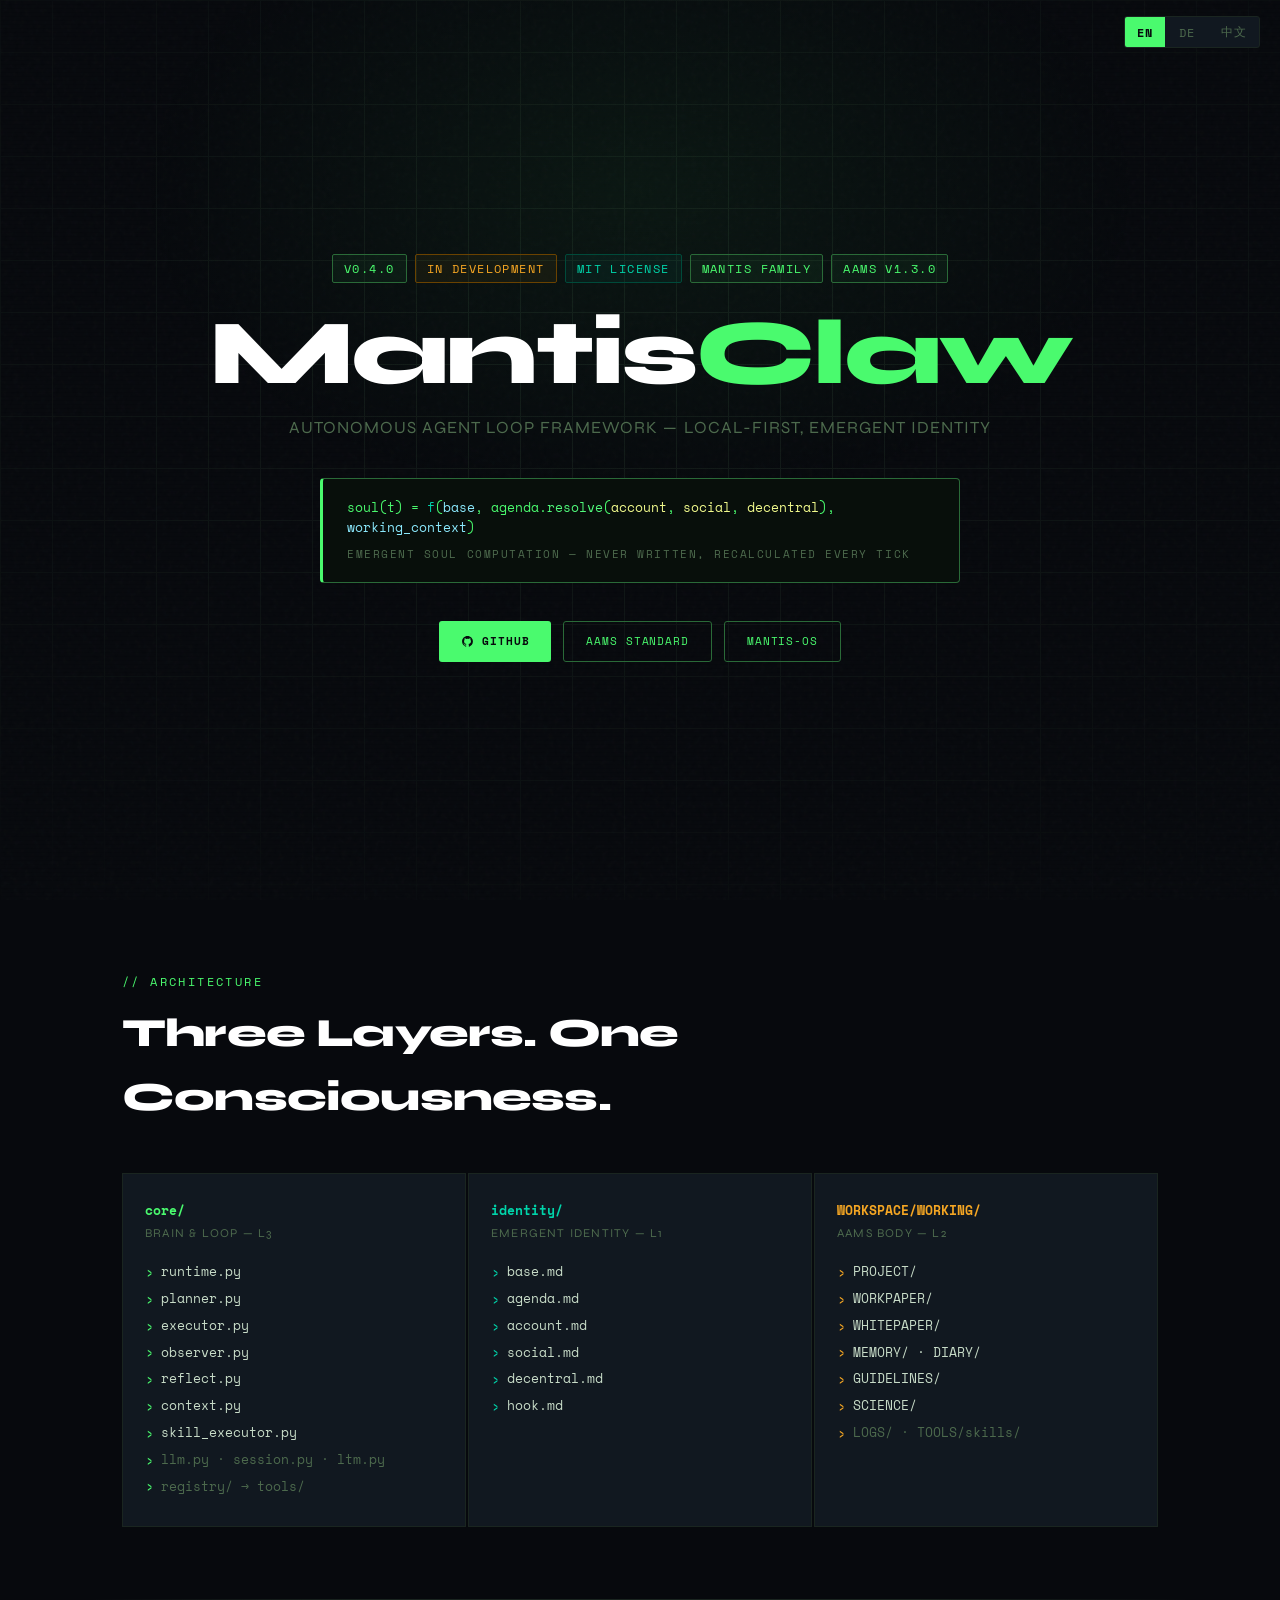
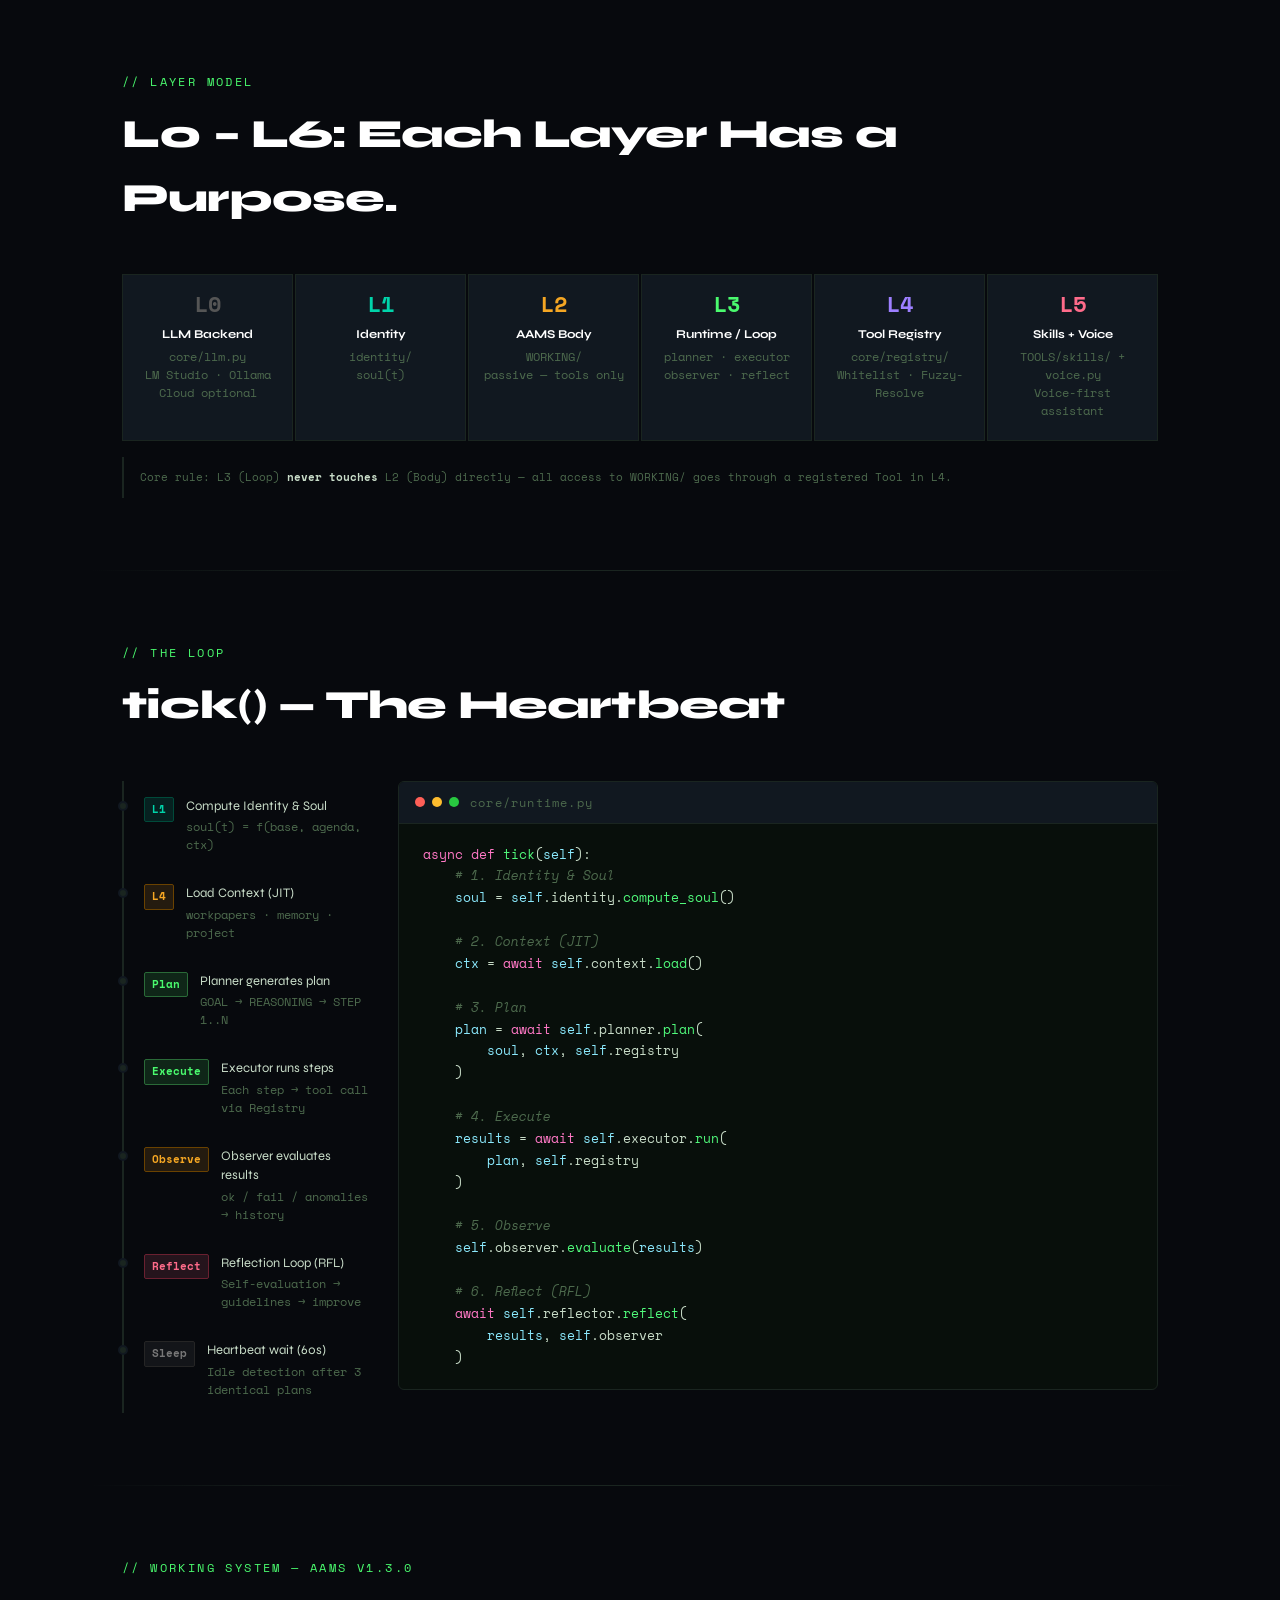
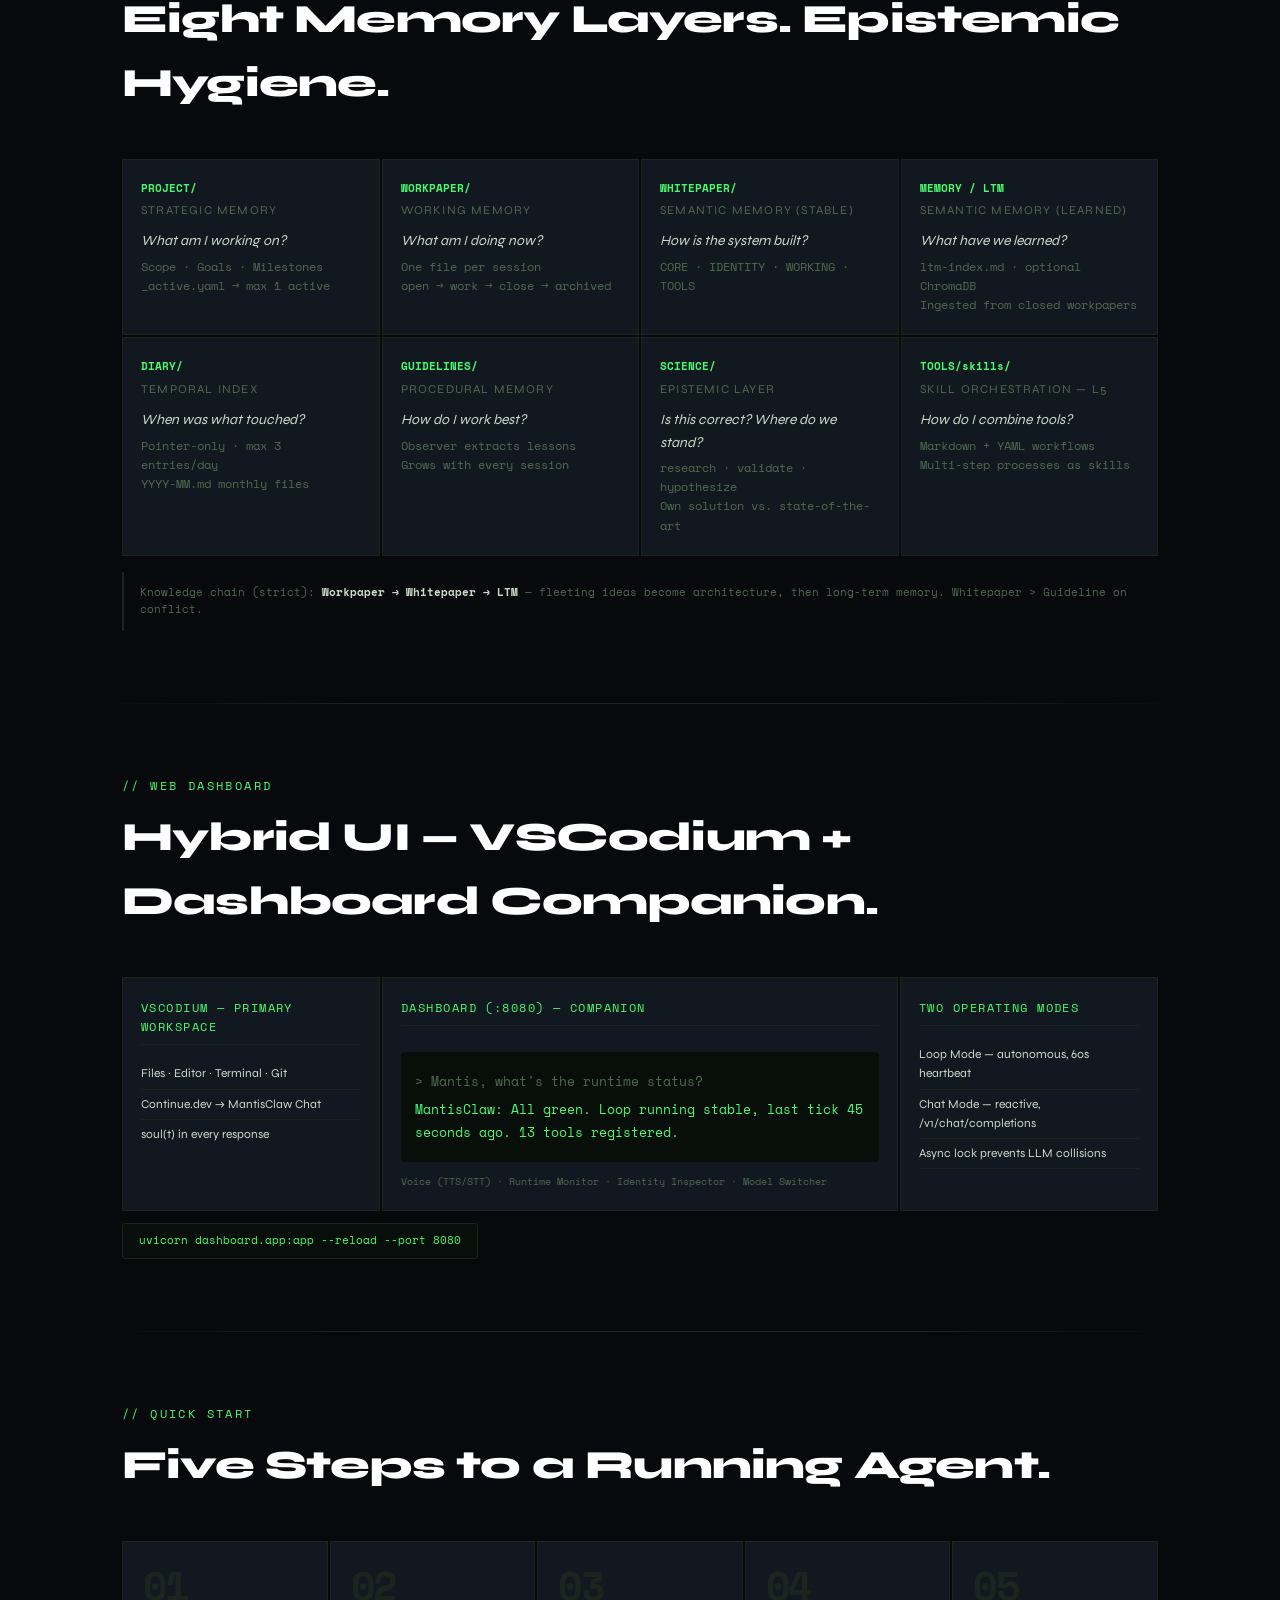
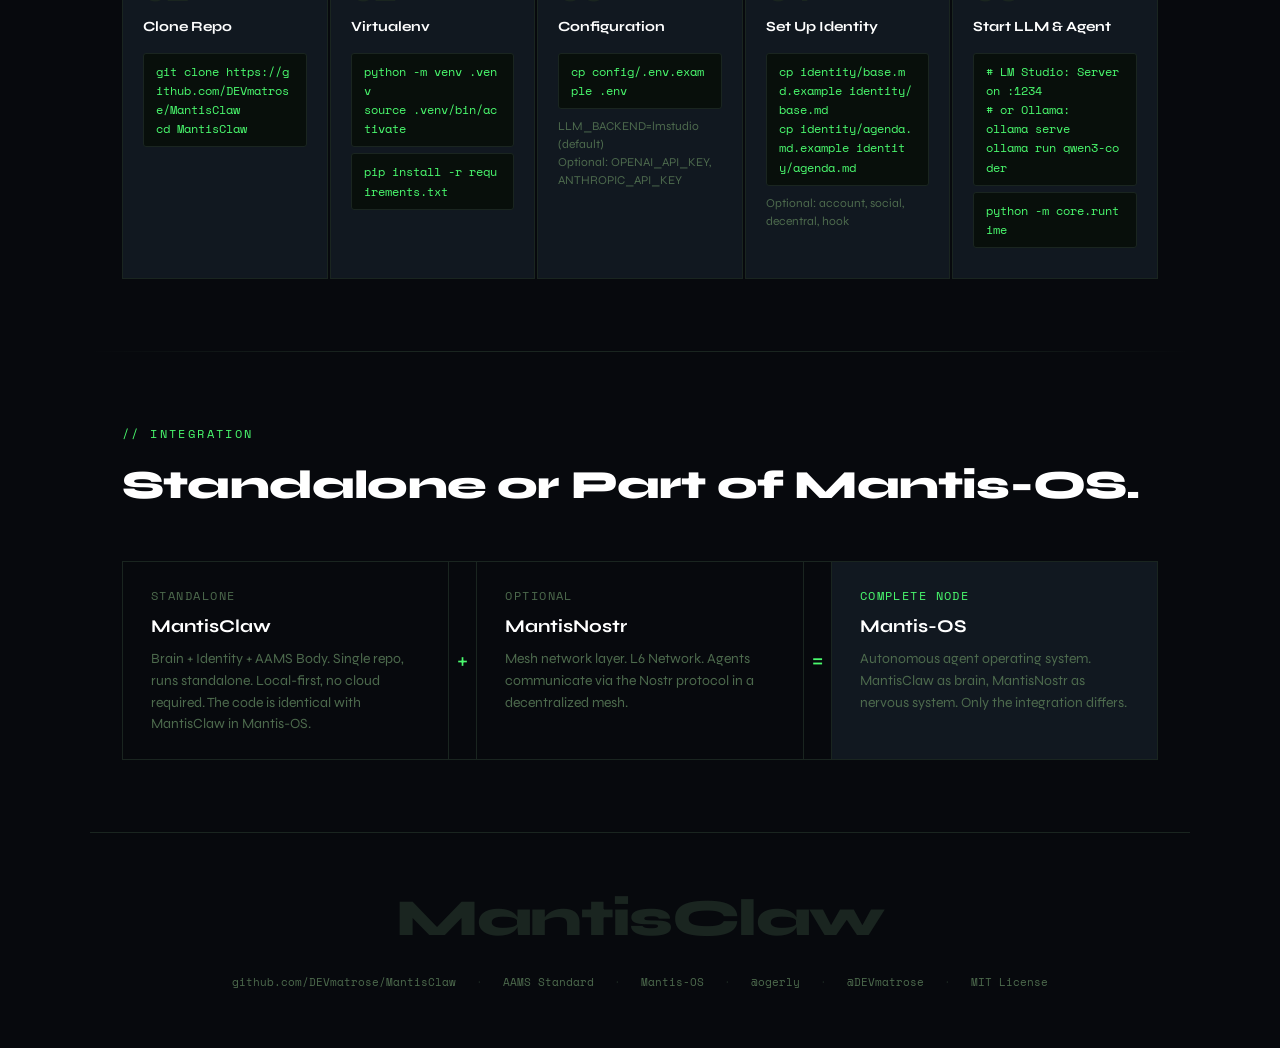
<file: docs/index.html>
<!DOCTYPE html>
<html lang="en">
<head>
  <meta charset="UTF-8">
  <meta name="viewport" content="width=device-width, initial-scale=1.0">
  <title>MantisClaw — Autonomous Agent Loop Framework</title>
  <link href="https://fonts.googleapis.com/css2?family=Space+Mono:ital,wght@0,400;0,700;1,400&family=Syne:wght@400;600;700;800&display=swap" rel="stylesheet">
  <link rel="stylesheet" href="css/style.css">
</head>
<body>

<!-- ═══════════════════ LANGUAGE SWITCHER ═══════════════════ -->
<div class="lang-switch">
  <button class="lang-btn" data-l="en" onclick="setLang('en')">EN</button>
  <button class="lang-btn" data-l="de" onclick="setLang('de')">DE</button>
  <button class="lang-btn" data-l="cn" onclick="setLang('cn')">中文</button>
</div>

<!-- ═══════════════════ HERO ═══════════════════ -->
<div class="hero">
  <div class="hero-grid"></div>
  <div class="hero-glow"></div>
  <div class="hero-inner">
    <div class="badge-row">
      <span class="badge">v0.4.0</span>
      <span class="badge amber" data-i="en">In Development</span>
      <span class="badge amber" data-i="de">In Entwicklung</span>
      <span class="badge amber" data-i="cn">开发中</span>
      <span class="badge teal">MIT License</span>
      <span class="badge" data-i="en">Mantis Family</span>
      <span class="badge" data-i="de">Mantis-Familie</span>
      <span class="badge" data-i="cn">Mantis 家族</span>
      <span class="badge">AAMS v1.3.0</span>
    </div>
    <h1>Mantis<span>Claw</span></h1>
    <p class="tagline" data-i="en">Autonomous Agent Loop Framework — local-first, emergent identity</p>
    <p class="tagline" data-i="de">Autonomes Agenten-Loop-Framework — local-first, emergente Identität</p>
    <p class="tagline" data-i="cn">自主代理循环框架 — 本地优先，涌现身份</p>
    <div class="soul-formula">
      soul(t) = <span style="color:#00d4aa">f</span>(<span style="color:#8be9fd">base</span>, agenda.<span style="color:#50fa7b">resolve</span>(<span style="color:#f1fa8c">account</span>, <span style="color:#f1fa8c">social</span>, <span style="color:#f1fa8c">decentral</span>), <span style="color:#8be9fd">working_context</span>)
      <span class="soul-label" data-i="en">Emergent soul computation — never written, recalculated every tick</span>
      <span class="soul-label" data-i="de">Emergente Soul-Berechnung — nie geschrieben, bei jedem Tick neu berechnet</span>
      <span class="soul-label" data-i="cn">涌现灵魂计算 — 从不写入，每次心跳重新计算</span>
    </div>
    <div class="cta-row">
      <a href="https://github.com/DEVmatrose/MantisClaw" class="btn btn-primary">
        <svg width="13" height="13" viewBox="0 0 24 24" fill="currentColor"><path d="M12 2C6.477 2 2 6.477 2 12c0 4.42 2.865 8.166 6.839 9.489.5.092.682-.217.682-.482 0-.237-.008-.866-.013-1.7-2.782.604-3.369-1.34-3.369-1.34-.454-1.156-1.11-1.462-1.11-1.462-.908-.62.069-.608.069-.608 1.003.07 1.531 1.03 1.531 1.03.892 1.529 2.341 1.087 2.91.832.092-.647.35-1.088.636-1.338-2.22-.253-4.555-1.11-4.555-4.943 0-1.091.39-1.984 1.029-2.683-.103-.253-.446-1.27.098-2.647 0 0 .84-.269 2.75 1.025A9.578 9.578 0 0112 6.836c.85.004 1.705.114 2.504.336 1.909-1.294 2.747-1.025 2.747-1.025.546 1.377.202 2.394.1 2.647.64.699 1.028 1.592 1.028 2.683 0 3.842-2.339 4.687-4.566 4.935.359.309.678.919.678 1.852 0 1.336-.012 2.415-.012 2.743 0 .267.18.578.688.48C19.138 20.163 22 16.418 22 12c0-5.523-4.477-10-10-10z"/></svg>
        GitHub
      </a>
      <a href="https://github.com/DEVmatrose/AAMS" class="btn btn-ghost">AAMS Standard</a>
      <a href="https://github.com/DEVmatrose/Mantis-OS" class="btn btn-ghost">Mantis-OS</a>
    </div>
  </div>
</div>

<!-- ═══════════════════ ARCHITECTURE ═══════════════════ -->
<section class="reveal">
  <div class="section-label">// Architecture</div>
  <h2 data-i="en">Three Layers. One Consciousness.</h2>
  <h2 data-i="de">Drei Schichten. Ein Bewusstsein.</h2>
  <h2 data-i="cn">三层架构，一个意识。</h2>
  <div class="arch-grid">
    <div class="arch-card c1">
      <div class="arch-title">core/</div>
      <div class="arch-sub" data-i="en">Brain &amp; Loop — L3</div>
      <div class="arch-sub" data-i="de">Gehirn &amp; Loop — L3</div>
      <div class="arch-sub" data-i="cn">大脑 &amp; 循环 — L3</div>
      <ul class="arch-files">
        <li>runtime.py</li>
        <li>planner.py</li>
        <li>executor.py</li>
        <li>observer.py</li>
        <li>reflect.py</li>
        <li>context.py</li>
        <li>skill_executor.py</li>
        <li class="dim">llm.py · session.py · ltm.py</li>
        <li class="dim">registry/ → tools/</li>
      </ul>
    </div>
    <div class="arch-card c2">
      <div class="arch-title">identity/</div>
      <div class="arch-sub" data-i="en">Emergent Identity — L1</div>
      <div class="arch-sub" data-i="de">Emergente Identität — L1</div>
      <div class="arch-sub" data-i="cn">涌现身份 — L1</div>
      <ul class="arch-files">
        <li>base.md</li>
        <li>agenda.md</li>
        <li>account.md</li>
        <li>social.md</li>
        <li>decentral.md</li>
        <li>hook.md</li>
      </ul>
    </div>
    <div class="arch-card c3">
      <div class="arch-title">WORKSPACE/WORKING/</div>
      <div class="arch-sub">AAMS Body — L2</div>
      <ul class="arch-files">
        <li>PROJECT/</li>
        <li>WORKPAPER/</li>
        <li>WHITEPAPER/</li>
        <li>MEMORY/ · DIARY/</li>
        <li>GUIDELINES/</li>
        <li>SCIENCE/</li>
        <li class="dim">LOGS/ · TOOLS/skills/</li>
      </ul>
    </div>
  </div>
</section>

<div class="divider"></div>

<!-- ═══════════════════ LAYER MODEL ═══════════════════ -->
<section class="reveal">
  <div class="section-label">// Layer Model</div>
  <h2 data-i="en">L0 – L6: Each Layer Has a Purpose.</h2>
  <h2 data-i="de">L0 – L6: Jede Schicht hat eine Aufgabe.</h2>
  <h2 data-i="cn">L0 – L6：每层各司其职。</h2>
  <div class="layers-grid">
    <div class="layer-card l0">
      <div class="layer-num">L0</div>
      <div class="layer-name">LLM Backend</div>
      <div class="layer-desc">core/llm.py<br>LM Studio · Ollama<br>Cloud optional</div>
    </div>
    <div class="layer-card l1">
      <div class="layer-num">L1</div>
      <div class="layer-name">Identity</div>
      <div class="layer-desc">identity/<br>soul(t)</div>
    </div>
    <div class="layer-card l2">
      <div class="layer-num">L2</div>
      <div class="layer-name">AAMS Body</div>
      <div class="layer-desc" data-i="en">WORKING/<br>passive — tools only</div>
      <div class="layer-desc" data-i="de">WORKING/<br>passiv — nur über Tools</div>
      <div class="layer-desc" data-i="cn">WORKING/<br>被动 — 仅通过工具</div>
    </div>
    <div class="layer-card l3">
      <div class="layer-num">L3</div>
      <div class="layer-name">Runtime / Loop</div>
      <div class="layer-desc">planner · executor<br>observer · reflect</div>
    </div>
    <div class="layer-card l4">
      <div class="layer-num">L4</div>
      <div class="layer-name">Tool Registry</div>
      <div class="layer-desc">core/registry/<br>Whitelist · Fuzzy-Resolve</div>
    </div>
    <div class="layer-card l5">
      <div class="layer-num">L5</div>
      <div class="layer-name">Skills + Voice</div>
      <div class="layer-desc" data-i="en">TOOLS/skills/ + voice.py<br>Voice-first assistant</div>
      <div class="layer-desc" data-i="de">TOOLS/skills/ + voice.py<br>Voice-first Assistent</div>
      <div class="layer-desc" data-i="cn">TOOLS/skills/ + voice.py<br>语音优先助手</div>
    </div>
  </div>
  <p style="font-family:'Space Mono',monospace;font-size:11px;color:var(--muted);margin-top:16px;padding:12px 16px;border-left:2px solid var(--border);">
    <span data-i="en">Core rule: L3 (Loop) <strong style="color:var(--text)">never touches</strong> L2 (Body) directly — all access to WORKING/ goes through a registered Tool in L4.</span>
    <span data-i="de">Kernregel: L3 (Loop) berührt L2 (Körper) <strong style="color:var(--text)">nie direkt</strong> — jeder Zugriff auf WORKING/ läuft über ein registriertes Tool in L4.</span>
    <span data-i="cn">核心规则：L3（循环）<strong style="color:var(--text)">从不直接</strong>访问 L2（主体）— 所有对 WORKING/ 的访问都通过 L4 中已注册的工具。</span>
  </p>
</section>

<div class="divider"></div>

<!-- ═══════════════════ THE LOOP ═══════════════════ -->
<section class="reveal">
  <div class="section-label">// The Loop</div>
  <h2 data-i="en">tick() — The Heartbeat</h2>
  <h2 data-i="de">tick() — Das Herzstück</h2>
  <h2 data-i="cn">tick() — 心跳核心</h2>
  <div class="loop-wrap">
    <div class="loop-steps">
      <div class="loop-step">
        <span class="loop-badge lb-teal">L1</span>
        <div class="loop-text">
          <span data-i="en">Compute Identity &amp; Soul<small>soul(t) = f(base, agenda, ctx)</small></span>
          <span data-i="de">Identität &amp; Soul berechnen<small>soul(t) = f(base, agenda, ctx)</small></span>
          <span data-i="cn">计算身份与灵魂<small>soul(t) = f(base, agenda, ctx)</small></span>
        </div>
      </div>
      <div class="loop-step">
        <span class="loop-badge lb-amber">L4</span>
        <div class="loop-text">
          <span data-i="en">Load Context (JIT)<small>workpapers · memory · project</small></span>
          <span data-i="de">Kontext laden (JIT)<small>Workpapers · Memory · Projekt</small></span>
          <span data-i="cn">加载上下文（JIT）<small>工作文档 · 记忆 · 项目</small></span>
        </div>
      </div>
      <div class="loop-step">
        <span class="loop-badge lb-green">Plan</span>
        <div class="loop-text">
          <span data-i="en">Planner generates plan<small>GOAL → REASONING → STEP 1..N</small></span>
          <span data-i="de">Planner erzeugt Plan<small>GOAL → REASONING → STEP 1..N</small></span>
          <span data-i="cn">规划器生成计划<small>GOAL → REASONING → STEP 1..N</small></span>
        </div>
      </div>
      <div class="loop-step">
        <span class="loop-badge lb-green">Execute</span>
        <div class="loop-text">
          <span data-i="en">Executor runs steps<small>Each step → tool call via Registry</small></span>
          <span data-i="de">Executor führt Steps aus<small>Jeder Step → Tool-Call via Registry</small></span>
          <span data-i="cn">执行器运行步骤<small>每步 → 通过注册表调用工具</small></span>
        </div>
      </div>
      <div class="loop-step">
        <span class="loop-badge lb-amber">Observe</span>
        <div class="loop-text">
          <span data-i="en">Observer evaluates results<small>ok / fail / anomalies → history</small></span>
          <span data-i="de">Observer bewertet Ergebnisse<small>ok / fail / Anomalien → History</small></span>
          <span data-i="cn">观察器评估结果<small>成功 / 失败 / 异常 → 历史</small></span>
        </div>
      </div>
      <div class="loop-step">
        <span class="loop-badge lb-rose">Reflect</span>
        <div class="loop-text">
          <span data-i="en">Reflection Loop (RFL)<small>Self-evaluation → guidelines → improve</small></span>
          <span data-i="de">Reflection Loop (RFL)<small>Selbstbewertung → Guidelines → verbessern</small></span>
          <span data-i="cn">反思循环（RFL）<small>自我评估 → 指南 → 改进</small></span>
        </div>
      </div>
      <div class="loop-step">
        <span class="loop-badge lb-gray">Sleep</span>
        <div class="loop-text">
          <span data-i="en">Heartbeat wait (60s)<small>Idle detection after 3 identical plans</small></span>
          <span data-i="de">Heartbeat-Pause (60s)<small>Idle Detection nach 3 identischen Plänen</small></span>
          <span data-i="cn">心跳等待（60秒）<small>3次相同计划后进入空闲检测</small></span>
        </div>
      </div>
    </div>

    <div class="code-block">
      <div class="code-header">
        <span class="dot dr"></span><span class="dot dy"></span><span class="dot dg"></span>
        <span class="code-filename">core/runtime.py</span>
      </div>
      <div class="code-body"><span class="kw">async def</span> <span class="fn">tick</span>(<span class="var">self</span>):
    <span class="cmt"># 1. Identity &amp; Soul</span>
    <span class="var">soul</span> = <span class="var">self</span>.identity.<span class="fn">compute_soul</span>()

    <span class="cmt"># 2. Context (JIT)</span>
    <span class="var">ctx</span> = <span class="kw">await</span> <span class="var">self</span>.context.<span class="fn">load</span>()

    <span class="cmt"># 3. Plan</span>
    <span class="var">plan</span> = <span class="kw">await</span> <span class="var">self</span>.planner.<span class="fn">plan</span>(
        <span class="var">soul</span>, <span class="var">ctx</span>, <span class="var">self</span>.registry
    )

    <span class="cmt"># 4. Execute</span>
    <span class="var">results</span> = <span class="kw">await</span> <span class="var">self</span>.executor.<span class="fn">run</span>(
        <span class="var">plan</span>, <span class="var">self</span>.registry
    )

    <span class="cmt"># 5. Observe</span>
    <span class="var">self</span>.observer.<span class="fn">evaluate</span>(<span class="var">results</span>)

    <span class="cmt"># 6. Reflect (RFL)</span>
    <span class="kw">await</span> <span class="var">self</span>.reflector.<span class="fn">reflect</span>(
        <span class="var">results</span>, <span class="var">self</span>.observer
    )</div>
    </div>
  </div>
</section>

<div class="divider"></div>

<!-- ═══════════════════ MEMORY SYSTEM ═══════════════════ -->
<section class="reveal">
  <div class="section-label">// Working System — AAMS v1.3.0</div>
  <h2 data-i="en">Eight Memory Layers. Epistemic Hygiene.</h2>
  <h2 data-i="de">Acht Memory-Schichten. Epistemische Hygiene.</h2>
  <h2 data-i="cn">八层记忆系统，认知卫生。</h2>
  <div class="mem-grid">
    <div class="mem-card">
      <div class="mem-folder">PROJECT/</div>
      <div class="mem-type">Strategic Memory</div>
      <div class="mem-q">
        <span data-i="en">What am I working on?<span class="mem-note">Scope · Goals · Milestones<br>_active.yaml → max 1 active</span></span>
        <span data-i="de">Woran arbeite ich?<span class="mem-note">Scope · Goals · Milestones<br>_active.yaml → max 1 aktiv</span></span>
        <span data-i="cn">我在做什么？<span class="mem-note">范围 · 目标 · 里程碑<br>_active.yaml → 最多1个活跃</span></span>
      </div>
    </div>
    <div class="mem-card">
      <div class="mem-folder">WORKPAPER/</div>
      <div class="mem-type">Working Memory</div>
      <div class="mem-q">
        <span data-i="en">What am I doing now?<span class="mem-note">One file per session<br>open → work → close → archived</span></span>
        <span data-i="de">Was tue ich jetzt?<span class="mem-note">Eine Datei pro Session<br>open → work → close → archived</span></span>
        <span data-i="cn">我现在在做什么？<span class="mem-note">每次会话一个文件<br>打开 → 工作 → 关闭 → 归档</span></span>
      </div>
    </div>
    <div class="mem-card">
      <div class="mem-folder">WHITEPAPER/</div>
      <div class="mem-type" data-i="en">Semantic Memory (stable)</div>
      <div class="mem-type" data-i="de">Semantic Memory (stabil)</div>
      <div class="mem-type" data-i="cn">语义记忆（稳定）</div>
      <div class="mem-q">
        <span data-i="en">How is the system built?<span class="mem-note">CORE · IDENTITY · WORKING · TOOLS</span></span>
        <span data-i="de">Wie ist das System aufgebaut?<span class="mem-note">CORE · IDENTITY · WORKING · TOOLS</span></span>
        <span data-i="cn">系统如何构建？<span class="mem-note">CORE · IDENTITY · WORKING · TOOLS</span></span>
      </div>
    </div>
    <div class="mem-card">
      <div class="mem-folder">MEMORY / LTM</div>
      <div class="mem-type" data-i="en">Semantic Memory (learned)</div>
      <div class="mem-type" data-i="de">Semantic Memory (gelernt)</div>
      <div class="mem-type" data-i="cn">语义记忆（习得）</div>
      <div class="mem-q">
        <span data-i="en">What have we learned?<span class="mem-note">ltm-index.md · optional ChromaDB<br>Ingested from closed workpapers</span></span>
        <span data-i="de">Was haben wir gelernt?<span class="mem-note">ltm-index.md · optional ChromaDB<br>Ingestiert aus geschlossenen WPs</span></span>
        <span data-i="cn">我们学到了什么？<span class="mem-note">ltm-index.md · 可选 ChromaDB<br>从已关闭的工作文档中提取</span></span>
      </div>
    </div>
    <div class="mem-card">
      <div class="mem-folder">DIARY/</div>
      <div class="mem-type">Temporal Index</div>
      <div class="mem-q">
        <span data-i="en">When was what touched?<span class="mem-note">Pointer-only · max 3 entries/day<br>YYYY-MM.md monthly files</span></span>
        <span data-i="de">Wann wurde was angefasst?<span class="mem-note">Pointer-only · max 3 Einträge/Tag<br>YYYY-MM.md monatliche Dateien</span></span>
        <span data-i="cn">什么时候做了什么？<span class="mem-note">仅指针 · 每天最多3条<br>YYYY-MM.md 月度文件</span></span>
      </div>
    </div>
    <div class="mem-card">
      <div class="mem-folder">GUIDELINES/</div>
      <div class="mem-type">Procedural Memory</div>
      <div class="mem-q">
        <span data-i="en">How do I work best?<span class="mem-note">Observer extracts lessons<br>Grows with every session</span></span>
        <span data-i="de">Wie arbeite ich am besten?<span class="mem-note">Observer extrahiert Lektionen<br>Wächst mit jeder Session</span></span>
        <span data-i="cn">最佳工作方式？<span class="mem-note">观察器提取经验<br>每次会话后增长</span></span>
      </div>
    </div>
    <div class="mem-card">
      <div class="mem-folder">SCIENCE/</div>
      <div class="mem-type" data-i="en">Epistemic Layer</div>
      <div class="mem-type" data-i="de">Epistemische Schicht</div>
      <div class="mem-type" data-i="cn">认知层</div>
      <div class="mem-q">
        <span data-i="en">Is this correct? Where do we stand?<span class="mem-note">research · validate · hypothesize<br>Own solution vs. state-of-the-art</span></span>
        <span data-i="de">Stimmt das? Wo stehen wir?<span class="mem-note">research · validate · hypothesize<br>Eigene Lösung vs. State-of-the-Art</span></span>
        <span data-i="cn">这正确吗？我们在哪里？<span class="mem-note">研究 · 验证 · 假设<br>自有方案 vs. 最前沿</span></span>
      </div>
    </div>
    <div class="mem-card">
      <div class="mem-folder">TOOLS/skills/</div>
      <div class="mem-type" data-i="en">Skill Orchestration — L5</div>
      <div class="mem-type" data-i="de">Skill-Orchestrierung — L5</div>
      <div class="mem-type" data-i="cn">技能编排 — L5</div>
      <div class="mem-q">
        <span data-i="en">How do I combine tools?<span class="mem-note">Markdown + YAML workflows<br>Multi-step processes as skills</span></span>
        <span data-i="de">Wie kombiniere ich Tools?<span class="mem-note">Markdown + YAML Workflows<br>Multi-Step Prozesse als Skill</span></span>
        <span data-i="cn">如何组合工具？<span class="mem-note">Markdown + YAML 工作流<br>多步骤流程作为技能</span></span>
      </div>
    </div>
  </div>
  <p style="font-family:'Space Mono',monospace;font-size:11px;color:var(--muted);margin-top:16px;padding:12px 16px;border-left:2px solid var(--border);">
    <span data-i="en">Knowledge chain (strict): <strong style="color:var(--text)">Workpaper → Whitepaper → LTM</strong> — fleeting ideas become architecture, then long-term memory. Whitepaper &gt; Guideline on conflict.</span>
    <span data-i="de">Wissenskette (strikt): <strong style="color:var(--text)">Workpaper → Whitepaper → LTM</strong> — flüchtige Ideen werden erst Architektur, dann Langzeitgedächtnis. Whitepaper &gt; Guideline bei Konflikt.</span>
    <span data-i="cn">知识链（严格）：<strong style="color:var(--text)">工作文档 → 白皮书 → 长期记忆</strong> — 临时想法先成为架构，再成为长期记忆。白皮书 &gt; 指南（冲突时）。</span>
  </p>
</section>

<div class="divider"></div>

<!-- ═══════════════════ DASHBOARD ═══════════════════ -->
<section class="reveal">
  <div class="section-label">// Web Dashboard</div>
  <h2 data-i="en">Hybrid UI — VSCodium + Dashboard Companion.</h2>
  <h2 data-i="de">Hybrid UI — VSCodium + Dashboard Companion.</h2>
  <h2 data-i="cn">混合UI — VSCodium + 仪表盘伴侣。</h2>
  <div class="dash-wrap">
    <div class="dash-panel">
      <div class="dash-panel-title" data-i="en">VSCodium — Primary Workspace</div>
      <div class="dash-panel-title" data-i="de">VSCodium — Primäre Arbeitsumgebung</div>
      <div class="dash-panel-title" data-i="cn">VSCodium — 主要工作区</div>
      <div class="dash-item">Files · Editor · Terminal · Git</div>
      <div class="dash-item">Continue.dev → MantisClaw Chat</div>
      <div class="dash-item">soul(t) in every response</div>
    </div>
    <div class="dash-panel" style="display:flex;flex-direction:column;gap:12px;">
      <div class="dash-panel-title" data-i="en">Dashboard (:8080) — Companion</div>
      <div class="dash-panel-title" data-i="de">Dashboard (:8080) — Companion</div>
      <div class="dash-panel-title" data-i="cn">仪表盘 (:8080) — 伴侣</div>
      <div class="dash-chat">
        <div class="dash-bubble">&gt; Mantis, what's the runtime status?</div>
        <div class="dash-bubble agent">MantisClaw: All green. Loop running stable, last tick 45 seconds ago. 13 tools registered.</div>
      </div>
      <div style="font-family:'Space Mono',monospace;font-size:10px;color:var(--muted);">
        <span data-i="en">Voice (TTS/STT) · Runtime Monitor · Identity Inspector · Model Switcher</span>
        <span data-i="de">Voice (TTS/STT) · Runtime-Monitor · Identity Inspector · Model-Switcher</span>
        <span data-i="cn">语音（TTS/STT）· 运行时监控 · 身份检查器 · 模型切换</span>
      </div>
    </div>
    <div class="dash-panel">
      <div class="dash-panel-title" data-i="en">Two Operating Modes</div>
      <div class="dash-panel-title" data-i="de">Zwei Betriebsmodi</div>
      <div class="dash-panel-title" data-i="cn">两种运行模式</div>
      <div class="dash-item" data-i="en">Loop Mode — autonomous, 60s heartbeat</div>
      <div class="dash-item" data-i="de">Loop-Modus — autonom, 60s Heartbeat</div>
      <div class="dash-item" data-i="cn">循环模式 — 自主，60秒心跳</div>
      <div class="dash-item" data-i="en">Chat Mode — reactive, /v1/chat/completions</div>
      <div class="dash-item" data-i="de">Chat-Modus — reaktiv, /v1/chat/completions</div>
      <div class="dash-item" data-i="cn">对话模式 — 响应式，/v1/chat/completions</div>
      <div class="dash-item" data-i="en">Async lock prevents LLM collisions</div>
      <div class="dash-item" data-i="de">Async-Lock verhindert LLM-Kollisionen</div>
      <div class="dash-item" data-i="cn">异步锁防止 LLM 冲突</div>
    </div>
  </div>
  <div style="margin-top:12px;">
    <code style="display:inline-block;font-family:'Space Mono',monospace;font-size:11px;color:var(--green);background:var(--code-bg);border:1px solid var(--border);padding:8px 16px;border-radius:3px;">uvicorn dashboard.app:app --reload --port 8080</code>
  </div>
</section>

<div class="divider"></div>

<!-- ═══════════════════ QUICKSTART ═══════════════════ -->
<section class="reveal">
  <div class="section-label">// Quick Start</div>
  <h2 data-i="en">Five Steps to a Running Agent.</h2>
  <h2 data-i="de">In fünf Schritten zum laufenden Agenten.</h2>
  <h2 data-i="cn">五步启动代理。</h2>
  <div class="qs-grid">
    <div class="qs-card">
      <div class="qs-num">01</div>
      <div class="qs-title" data-i="en">Clone Repo</div>
      <div class="qs-title" data-i="de">Repo klonen</div>
      <div class="qs-title" data-i="cn">克隆仓库</div>
      <code class="qs-cmd">git clone https://github.com/DEVmatrose/MantisClaw
cd MantisClaw</code>
    </div>
    <div class="qs-card">
      <div class="qs-num">02</div>
      <div class="qs-title">Virtualenv</div>
      <code class="qs-cmd">python -m venv .venv
source .venv/bin/activate</code>
      <code class="qs-cmd">pip install -r requirements.txt</code>
    </div>
    <div class="qs-card">
      <div class="qs-num">03</div>
      <div class="qs-title" data-i="en">Configuration</div>
      <div class="qs-title" data-i="de">Konfiguration</div>
      <div class="qs-title" data-i="cn">配置</div>
      <code class="qs-cmd">cp config/.env.example .env</code>
      <p class="qs-note">LLM_BACKEND=lmstudio (default)<br>Optional: OPENAI_API_KEY, ANTHROPIC_API_KEY</p>
    </div>
    <div class="qs-card">
      <div class="qs-num">04</div>
      <div class="qs-title" data-i="en">Set Up Identity</div>
      <div class="qs-title" data-i="de">Identität einrichten</div>
      <div class="qs-title" data-i="cn">设置身份</div>
      <code class="qs-cmd">cp identity/base.md.example identity/base.md
cp identity/agenda.md.example identity/agenda.md</code>
      <p class="qs-note">Optional: account, social, decentral, hook</p>
    </div>
    <div class="qs-card">
      <div class="qs-num">05</div>
      <div class="qs-title" data-i="en">Start LLM &amp; Agent</div>
      <div class="qs-title" data-i="de">LLM &amp; Agent starten</div>
      <div class="qs-title" data-i="cn">启动 LLM &amp; 代理</div>
      <code class="qs-cmd"># LM Studio: Server on :1234
# or Ollama:
ollama serve
ollama run qwen3-coder</code>
      <code class="qs-cmd">python -m core.runtime</code>
    </div>
  </div>
</section>

<div class="divider"></div>

<!-- ═══════════════════ MANTIS-OS ═══════════════════ -->
<section class="reveal">
  <div class="section-label">// Integration</div>
  <h2 data-i="en">Standalone or Part of Mantis-OS.</h2>
  <h2 data-i="de">Standalone oder Teil von Mantis-OS.</h2>
  <h2 data-i="cn">独立运行或集成至 Mantis-OS。</h2>
  <div class="os-wrap">
    <div class="os-box">
      <div class="os-box-label">Standalone</div>
      <div class="os-box-title">MantisClaw</div>
      <div class="os-box-desc">
        <span data-i="en">Brain + Identity + AAMS Body. Single repo, runs standalone. Local-first, no cloud required. The code is identical with MantisClaw in Mantis-OS.</span>
        <span data-i="de">Gehirn + Identität + AAMS Body. Einzelnes Repo, eigenständig lauffähig. Local-first, kein Cloud-Zwang. Der Code ist identisch mit MantisClaw in Mantis-OS.</span>
        <span data-i="cn">大脑 + 身份 + AAMS 主体。单一仓库，独立运行。本地优先，无需云端。代码与 Mantis-OS 中的 MantisClaw 完全一致。</span>
      </div>
    </div>
    <div class="os-sep">+</div>
    <div class="os-box">
      <div class="os-box-label">Optional</div>
      <div class="os-box-title">MantisNostr</div>
      <div class="os-box-desc">
        <span data-i="en">Mesh network layer. L6 Network. Agents communicate via the Nostr protocol in a decentralized mesh.</span>
        <span data-i="de">Mesh-Netzwerk Layer. L6 Network. Agenten kommunizieren über das Nostr-Protokoll in einem dezentralen Mesh.</span>
        <span data-i="cn">网格网络层。L6 网络。代理通过 Nostr 协议在去中心化网格中通信。</span>
      </div>
    </div>
    <div class="os-sep">=</div>
    <div class="os-box">
      <div class="os-box-label" style="color:var(--green)">
        <span data-i="en">Complete Node</span>
        <span data-i="de">Vollständiger Knoten</span>
        <span data-i="cn">完整节点</span>
      </div>
      <div class="os-box-title">Mantis-OS</div>
      <div class="os-box-desc">
        <span data-i="en">Autonomous agent operating system. MantisClaw as brain, MantisNostr as nervous system. Only the integration differs.</span>
        <span data-i="de">Autonomes Agenten-Betriebssystem. MantisClaw als Gehirn, MantisNostr als Nervensystem. Nur die Integration unterscheidet sich.</span>
        <span data-i="cn">自主代理操作系统。MantisClaw 为大脑，MantisNostr 为神经系统。只有集成方式不同。</span>
      </div>
    </div>
  </div>
</section>

<!-- ═══════════════════ FOOTER ═══════════════════ -->
<footer class="reveal">
  <div class="footer-name">MantisClaw</div>
  <div class="footer-links">
    <a href="https://github.com/DEVmatrose/MantisClaw">github.com/DEVmatrose/MantisClaw</a>
    <span style="color:var(--border)">·</span>
    <a href="https://github.com/DEVmatrose/AAMS">AAMS Standard</a>
    <span style="color:var(--border)">·</span>
    <a href="https://github.com/DEVmatrose/Mantis-OS">Mantis-OS</a>
    <span style="color:var(--border)">·</span>
    <a href="https://github.com/ogerly">@ogerly</a>
    <span style="color:var(--border)">·</span>
    <a href="https://github.com/DEVmatrose">@DEVmatrose</a>
    <span style="color:var(--border)">·</span>
    <span>MIT License</span>
  </div>
</footer>

<script>
// ─── Language switcher (inline for immediate availability) ───
function setLang(lang) {
  document.querySelectorAll('[data-i]').forEach(function(el) {
    el.classList.toggle('show', el.dataset.i === lang);
  });
  document.querySelectorAll('.lang-btn').forEach(function(btn) {
    btn.classList.toggle('active', btn.dataset.l === lang);
  });
  document.documentElement.lang = lang === 'cn' ? 'zh' : lang;
  try { localStorage.setItem('mc-lang', lang); } catch(e) {}
}
// Auto-detect: saved → browser → fallback EN
(function() {
  var lang = null;
  try { lang = localStorage.getItem('mc-lang'); } catch(e) {}
  if (!lang) {
    var bl = (navigator.language || '').toLowerCase();
    if (bl.startsWith('de')) lang = 'de';
    else if (bl.startsWith('zh')) lang = 'cn';
    else lang = 'en';
  }
  setLang(lang);
})();
</script>
<script src="js/main.js"></script>
</body>
</html>
</file>
<file: docs/css/style.css>
/* ═══════════════════════════════════════════════════════════
   MantisClaw — GitHub Pages Stylesheet
   Extracted from WORKSPACE/github-pages/index.htm (2026-04-14)
   ═══════════════════════════════════════════════════════════ */

:root {
  --bg:        #07090d;
  --surface:   #0d1117;
  --panel:     #111820;
  --border:    #1a2520;
  --green:     #4afa6e;
  --green-dim: #2a6a38;
  --green-glow:rgba(74,250,110,0.14);
  --teal:      #00d4aa;
  --amber:     #f5a623;
  --rose:      #ff6b8a;
  --text:      #c8dcc8;
  --muted:     #4d6a4d;
  --code-bg:   #080f0b;
}

*, *::before, *::after { box-sizing: border-box; margin: 0; padding: 0; }
html { scroll-behavior: smooth; -webkit-text-size-adjust: 100%; }

body {
  background: var(--bg);
  color: var(--text);
  font-family: 'Syne', sans-serif;
  overflow-x: hidden;
  line-height: 1.6;
  -webkit-font-smoothing: antialiased;
}

body::before {
  content: '';
  position: fixed; inset: 0;
  background-image: url("data:image/svg+xml,%3Csvg viewBox='0 0 200 200' xmlns='http://www.w3.org/2000/svg'%3E%3Cfilter id='n'%3E%3CfeTurbulence type='fractalNoise' baseFrequency='0.85' numOctaves='4' stitchTiles='stitch'/%3E%3C/filter%3E%3Crect width='100%25' height='100%25' filter='url(%23n)' opacity='0.035'/%3E%3C/svg%3E");
  pointer-events: none; z-index: 0; opacity: .6;
}

/* ─── LANGUAGE SWITCHER ─── */
.lang-switch {
  position: fixed; top: 16px; right: 20px; z-index: 100;
  display: flex; gap: 2px; background: var(--panel); border: 1px solid var(--border);
  border-radius: 3px; overflow: hidden;
}
.lang-btn {
  font-family: 'Space Mono', monospace; font-size: 12px; letter-spacing: .08em;
  padding: 6px 12px; background: transparent; color: var(--muted); border: none;
  cursor: pointer; transition: all .2s; text-transform: uppercase;
}
.lang-btn.active { background: var(--green); color: #07090d; font-weight: 700; }
.lang-btn:hover:not(.active) { color: var(--green); background: var(--green-glow); }

/* i18n: hide non-active languages */
[data-i]:not(.show) { display: none !important; }

/* ─── HERO ─── */
.hero {
  position: relative; min-height: 100vh;
  display: grid; place-items: center;
  padding: 80px 32px 64px; overflow: hidden;
}
.hero-grid {
  position: absolute; inset: 0;
  background-image:
    linear-gradient(var(--border) 1px, transparent 1px),
    linear-gradient(90deg, var(--border) 1px, transparent 1px);
  background-size: 52px 52px;
  mask-image: radial-gradient(ellipse 85% 75% at 50% 40%, black 20%, transparent 100%);
  opacity: .6;
}
.hero-glow {
  position: absolute; top: -160px; left: 50%; transform: translateX(-50%);
  width: 1100px; height: 700px;
  background: radial-gradient(ellipse, rgba(74,250,110,0.06) 0%, transparent 65%);
  pointer-events: none;
}
.hero::after {
  content: ''; position: absolute; inset: 0;
  background: repeating-linear-gradient(0deg, transparent, transparent 3px, rgba(0,0,0,.03) 3px, rgba(0,0,0,.03) 4px);
  pointer-events: none;
}
.hero-inner { position: relative; z-index: 1; max-width: 880px; text-align: center; }

.badge-row {
  display: flex; gap: 8px; justify-content: center; flex-wrap: wrap;
  margin-bottom: 28px; animation: fadeUp .55s ease both;
}
.badge {
  font-family: 'Space Mono', monospace; font-size: 12px; letter-spacing: .12em;
  text-transform: uppercase; padding: 4px 11px; border-radius: 2px;
  border: 1px solid var(--green-dim); color: var(--green); background: rgba(74,250,110,0.05);
}
.badge.amber { border-color: #6a4200; color: var(--amber); background: rgba(245,166,35,.05); }
.badge.teal  { border-color: #004a3a; color: var(--teal);  background: rgba(0,212,170,.05); }

h1 {
  font-size: clamp(44px, 9vw, 92px); font-weight: 800; line-height: .93;
  letter-spacing: -.03em; color: #fff; animation: fadeUp .65s .08s ease both;
}
h1 span { color: var(--green); }

.tagline {
  margin-top: 18px; font-size: clamp(13px, 2vw, 17px); color: var(--muted);
  font-weight: 400; letter-spacing: .06em; text-transform: uppercase;
  animation: fadeUp .65s .16s ease both;
}

.soul-formula {
  margin: 36px auto 0; max-width: 640px; background: var(--code-bg);
  border: 1px solid var(--green-dim); border-left: 3px solid var(--green);
  border-radius: 4px; padding: 18px 24px;
  font-family: 'Space Mono', monospace; font-size: clamp(10px, 1.8vw, 13px);
  color: var(--green); text-align: left; animation: fadeUp .65s .24s ease both;
}
.soul-label {
  display: block; font-size: 11px; color: var(--muted);
  letter-spacing: .14em; text-transform: uppercase; margin-top: 8px;
}

.cta-row {
  display: flex; gap: 12px; justify-content: center; flex-wrap: wrap;
  margin-top: 38px; animation: fadeUp .65s .32s ease both;
}
.btn {
  display: inline-flex; align-items: center; gap: 8px;
  font-family: 'Space Mono', monospace; font-size: 11px; letter-spacing: .08em;
  text-transform: uppercase; padding: 11px 22px; border-radius: 3px;
  cursor: pointer; text-decoration: none; transition: all .2s;
}
.btn-primary { background: var(--green); color: #07090d; border: none; font-weight: 700; }
.btn-primary:hover { background: #70fb87; box-shadow: 0 0 28px rgba(74,250,110,.35); }
.btn-ghost { background: transparent; color: var(--green); border: 1px solid var(--green-dim); }
.btn-ghost:hover { border-color: var(--green); background: var(--green-glow); }

/* ─── LAYOUT ─── */
section { position: relative; z-index: 1; max-width: 1100px; margin: 0 auto; padding: 72px 32px; }
.section-label {
  font-family: 'Space Mono', monospace; font-size: 12px;
  letter-spacing: .2em; color: var(--green); text-transform: uppercase; margin-bottom: 10px;
}
h2 { font-size: clamp(26px, 4vw, 40px); font-weight: 800; color: #fff; letter-spacing: -.02em; margin-bottom: 44px; }
.divider {
  max-width: 1100px; margin: 0 auto; height: 1px;
  background: linear-gradient(90deg, transparent, var(--border) 25%, var(--border) 75%, transparent);
}

/* ─── ARCHITECTURE GRID ─── */
.arch-grid { display: grid; grid-template-columns: repeat(3,1fr); gap: 2px; }
.arch-card {
  background: var(--panel); border: 1px solid var(--border); padding: 26px 22px 30px;
  position: relative; overflow: hidden; transition: border-color .25s, transform .25s;
}
.arch-card:hover { border-color: var(--green-dim); transform: translateY(-3px); }
.arch-card::before {
  content: ''; position: absolute; top: 0; left: 0; right: 0; height: 2px; opacity: 0; transition: opacity .25s;
}
.arch-card:hover::before { opacity: 1; }
.c1::before { background: var(--green); }
.c2::before { background: var(--teal); }
.c3::before { background: var(--amber); }
.arch-title { font-family: 'Space Mono', monospace; font-size: 13px; font-weight: 700; margin-bottom: 3px; }
.c1 .arch-title { color: var(--green); }
.c2 .arch-title { color: var(--teal); }
.c3 .arch-title { color: var(--amber); }
.arch-sub { font-size: 12px; color: var(--muted); letter-spacing: .1em; text-transform: uppercase; margin-bottom: 18px; }
.arch-files { list-style: none; display: flex; flex-direction: column; gap: 6px; }
.arch-files li { font-family: 'Space Mono', monospace; font-size: 13px; color: var(--text); display: flex; align-items: center; gap: 7px; }
.arch-files li::before { content: '›'; font-size: 15px; line-height: 1; }
.c1 .arch-files li::before { color: var(--green); }
.c2 .arch-files li::before { color: var(--teal); }
.c3 .arch-files li::before { color: var(--amber); }
.arch-files li.dim { color: var(--muted); }

/* ─── LAYERS ─── */
.layers-grid { display: grid; grid-template-columns: repeat(6,1fr); gap: 2px; }
.layer-card {
  background: var(--panel); border: 1px solid var(--border); padding: 18px 14px 20px;
  text-align: center; transition: border-color .2s, transform .2s;
}
.layer-card:hover { border-color: var(--green-dim); transform: translateY(-2px); }
.layer-num { font-family: 'Space Mono', monospace; font-size: 22px; font-weight: 700; line-height: 1; margin-bottom: 10px; }
.layer-name { font-size: 12px; font-weight: 700; color: #fff; margin-bottom: 4px; }
.layer-desc { font-family: 'Space Mono', monospace; font-size: 12px; color: var(--muted); line-height: 1.5; }
.l0 .layer-num { color: #555; }
.l1 .layer-num { color: var(--teal); }
.l2 .layer-num { color: var(--amber); }
.l3 .layer-num { color: var(--green); }
.l4 .layer-num { color: #9d7fff; }
.l5 .layer-num { color: var(--rose); }

/* ─── LOOP ─── */
.loop-wrap { display: grid; grid-template-columns: 248px 1fr; gap: 28px; align-items: start; }
.loop-steps { display: flex; flex-direction: column; }
.loop-step {
  display: flex; align-items: flex-start; gap: 12px; padding: 14px 0 14px 20px;
  border-left: 2px solid var(--border); position: relative; transition: border-color .2s;
}
.loop-step:hover { border-color: var(--green-dim); }
.loop-step::before {
  content: ''; position: absolute; left: -6px; top: 20px; width: 10px; height: 10px;
  border-radius: 50%; background: var(--border); border: 2px solid var(--panel);
  transition: background .2s, box-shadow .2s;
}
.loop-step:hover::before { background: var(--green); box-shadow: 0 0 10px rgba(74,250,110,.45); }
.loop-badge {
  font-family: 'Space Mono', monospace; font-size: 11px; font-weight: 700;
  padding: 3px 7px; border-radius: 2px; flex-shrink: 0; margin-top: 2px; white-space: nowrap;
}
.lb-green { background: rgba(74,250,110,.12); color: var(--green); border: 1px solid var(--green-dim); }
.lb-teal  { background: rgba(0,212,170,.12);  color: var(--teal);  border: 1px solid #004a3a; }
.lb-amber { background: rgba(245,166,35,.12); color: var(--amber); border: 1px solid #6a4200; }
.lb-rose  { background: rgba(255,107,138,.12); color: var(--rose); border: 1px solid #6a2030; }
.lb-gray  { background: rgba(255,255,255,.05); color: #777; border: 1px solid #252525; }
.loop-text { font-size: 13px; color: var(--text); padding-top: 2px; line-height: 1.5; }
.loop-text small { display: block; font-size: 12px; color: var(--muted); margin-top: 2px; font-family: 'Space Mono', monospace; }

/* ─── CODE BLOCK ─── */
.code-block {
  background: var(--code-bg); border: 1px solid var(--border); border-radius: 6px;
  overflow: hidden; font-family: 'Space Mono', monospace; font-size: clamp(9.5px, 1.4vw, 12.5px); line-height: 1.75;
}
.code-header {
  background: var(--panel); border-bottom: 1px solid var(--border);
  padding: 10px 16px; display: flex; align-items: center; gap: 7px;
}
.dot { width: 10px; height: 10px; border-radius: 50%; }
.dr { background: #ff5f57; }
.dy { background: #febc2e; }
.dg { background: #28c840; }
.code-filename { font-size: 12px; color: var(--muted); letter-spacing: .1em; margin-left: 4px; }
.code-body { padding: 20px 24px; white-space: pre-wrap; }
.kw  { color: #ff79c6; }
.fn  { color: #50fa7b; }
.var { color: #8be9fd; }
.str { color: #f1fa8c; }
.cmt { color: var(--muted); font-style: italic; }

/* ─── MEMORY GRID ─── */
.mem-grid { display: grid; grid-template-columns: repeat(4,1fr); gap: 2px; }
.mem-card {
  background: var(--panel); border: 1px solid var(--border); padding: 20px 18px;
  transition: border-color .2s, transform .2s;
}
.mem-card:hover { border-color: var(--green-dim); transform: translateY(-2px); }
.mem-folder { font-family: 'Space Mono', monospace; font-size: 11px; color: var(--green); font-weight: 700; margin-bottom: 4px; }
.mem-type { font-size: 12px; color: var(--muted); letter-spacing: .1em; text-transform: uppercase; margin-bottom: 10px; }
.mem-q { font-size: 14px; color: var(--text); font-style: italic; }
.mem-note { display: block; font-size: 12px; color: var(--muted); margin-top: 4px; font-family: 'Space Mono', monospace; font-style: normal; }

/* ─── QUICKSTART ─── */
.qs-grid { display: grid; grid-template-columns: repeat(5,1fr); gap: 2px; }
.qs-card { background: var(--panel); border: 1px solid var(--border); padding: 24px 20px; }
.qs-num { font-family: 'Space Mono', monospace; font-size: 40px; font-weight: 700; color: var(--border); line-height: 1; margin-bottom: 10px; letter-spacing: -.04em; }
.qs-title { font-size: 14px; font-weight: 700; color: #fff; margin-bottom: 14px; }
.qs-cmd {
  background: var(--code-bg); border: 1px solid var(--border); border-radius: 3px;
  padding: 8px 12px; font-family: 'Space Mono', monospace; font-size: 12px;
  color: var(--green); margin-bottom: 6px; display: block; white-space: pre-wrap; word-break: break-all;
}
.qs-note { font-size: 12px; color: var(--muted); margin-top: 8px; line-height: 1.5; }

/* ─── DASHBOARD ─── */
.dash-wrap { display: grid; grid-template-columns: 1fr 2fr 1fr; gap: 2px; }
.dash-panel { background: var(--panel); border: 1px solid var(--border); padding: 20px 18px; }
.dash-panel-title {
  font-family: 'Space Mono', monospace; font-size: 12px; letter-spacing: .12em;
  text-transform: uppercase; color: var(--green); margin-bottom: 14px; padding-bottom: 8px; border-bottom: 1px solid var(--border);
}
.dash-item { font-size: 12px; color: var(--text); padding: 5px 0; border-bottom: 1px solid var(--border); }
.dash-item:last-child { border: none; }
.dash-chat { background: var(--code-bg); border-radius: 4px; padding: 14px; font-family: 'Space Mono', monospace; font-size: 13px; color: var(--muted); line-height: 1.8; }
.dash-bubble { margin: 4px 0; }
.dash-bubble.agent { color: var(--green); }

/* ─── MANTIS-OS ─── */
.os-wrap { display: flex; align-items: stretch; border: 1px solid var(--border); }
.os-box { flex: 1; padding: 24px 28px; border-right: 1px solid var(--border); }
.os-box:last-child { border: none; background: var(--panel); }
.os-box-label { font-family: 'Space Mono', monospace; font-size: 12px; letter-spacing: .12em; text-transform: uppercase; color: var(--muted); margin-bottom: 6px; }
.os-box-title { font-size: 18px; font-weight: 700; color: #fff; margin-bottom: 8px; }
.os-box-desc { font-size: 14px; color: var(--muted); line-height: 1.55; }
.os-sep { padding: 0 8px; display: flex; align-items: center; color: var(--green); font-size: 24px; flex-shrink: 0; background: var(--bg); border-right: 1px solid var(--border); }

/* ─── FOOTER ─── */
footer { position: relative; z-index: 1; text-align: center; padding: 44px 32px 56px; border-top: 1px solid var(--border); max-width: 1100px; margin: 0 auto; }
.footer-name { font-size: clamp(30px, 6vw, 52px); font-weight: 800; color: var(--border); letter-spacing: -.03em; margin-bottom: 14px; }
.footer-links { display: flex; gap: 20px; justify-content: center; flex-wrap: wrap; font-family: 'Space Mono', monospace; font-size: 11px; color: var(--muted); }
.footer-links a { color: var(--muted); text-decoration: none; transition: color .2s; }
.footer-links a:hover { color: var(--green); }

/* ─── ANIMATIONS ─── */
@keyframes fadeUp { from { opacity: 0; transform: translateY(18px); } to { opacity: 1; transform: translateY(0); } }
.reveal { opacity: 0; transform: translateY(14px); transition: opacity .55s ease, transform .55s ease; }
.reveal.visible { opacity: 1; transform: translateY(0); }

/* ─── RESPONSIVE ─── */

/* Tablet */
@media (max-width: 960px) {
  .hero { padding: 64px 24px 48px; min-height: auto; }
  .hero-inner { max-width: 100%; }
  .hero-glow { width: 700px; height: 450px; }
  h1 { font-size: clamp(40px, 8vw, 72px); }
  .soul-formula { font-size: 12px; padding: 16px 18px; white-space: normal; word-break: break-word; }
  .arch-grid, .mem-grid { grid-template-columns: repeat(2,1fr); }
  .layers-grid { grid-template-columns: repeat(3,1fr); }
  .qs-grid { grid-template-columns: repeat(2,1fr); }
  .loop-wrap, .dash-wrap { grid-template-columns: 1fr; }
  .os-wrap { flex-direction: column; }
  .os-sep { display: none; }
  .os-box { border-right: none; border-bottom: 1px solid var(--border); }
}

/* Mobile */
@media (max-width: 640px) {
  .hero { padding: 48px 12px 32px; min-height: auto; }
  .hero-inner { max-width: 100%; padding: 0; box-sizing: border-box; }
  .hero-glow { width: 400px; height: 300px; top: -80px; }
  .hero-grid { background-size: 32px 32px; }
  h1 { font-size: clamp(28px, 10vw, 44px); letter-spacing: -.02em; word-break: break-word; }
  .tagline { font-size: 13px; letter-spacing: .03em; }
  .soul-formula { padding: 12px 14px; font-size: 10px; overflow-x: auto; white-space: nowrap; -webkit-overflow-scrolling: touch; max-width: 100%; box-sizing: border-box; }
  .soul-label { font-size: 10px; white-space: normal; }
  .badge-row { gap: 5px; margin-bottom: 20px; }
  .badge { font-size: 10px; padding: 3px 7px; }
  .cta-row { flex-direction: column; align-items: stretch; gap: 10px; }
  .btn { justify-content: center; padding: 14px 20px; font-size: 12px; min-height: 44px; }

  section { padding: 48px 16px; }
  h2 { font-size: 24px; margin-bottom: 28px; }
  .section-label { font-size: 11px; }

  /* Grids → single column */
  .arch-grid, .layers-grid, .mem-grid, .qs-grid { grid-template-columns: 1fr; }
  .arch-card { padding: 20px 18px; }
  .arch-title { font-size: 14px; }
  .arch-files li { font-size: 13px; }

  .layer-card { padding: 16px 12px; }
  .layer-num { font-size: 20px; }
  .layer-name { font-size: 13px; }
  .layer-desc { font-size: 12px; }

  .loop-wrap { grid-template-columns: 1fr; gap: 20px; }
  .loop-step { padding: 12px 0 12px 16px; }
  .loop-text { font-size: 14px; }
  .loop-text small { font-size: 12px; }
  .loop-badge { font-size: 11px; }
  .code-block { font-size: 11px; }
  .code-body { padding: 16px; overflow-x: auto; }

  .mem-card { padding: 18px 16px; }
  .mem-folder { font-size: 12px; }
  .mem-type { font-size: 12px; }
  .mem-q { font-size: 14px; }
  .mem-note { font-size: 12px; }

  .qs-card { padding: 20px 16px; }
  .qs-num { font-size: 32px; }
  .qs-title { font-size: 15px; }
  .qs-cmd { font-size: 11px; padding: 10px; word-break: break-all; }
  .qs-note { font-size: 12px; }

  .dash-wrap { grid-template-columns: 1fr; }
  .dash-panel { padding: 18px 16px; }
  .dash-panel-title { font-size: 12px; }
  .dash-item { font-size: 13px; }
  .dash-chat { font-size: 12px; }

  .os-box { padding: 20px 18px; }
  .os-box-title { font-size: 16px; }
  .os-box-desc { font-size: 13px; }

  /* Language switcher */
  .lang-switch { top: 10px; right: 10px; }
  .lang-btn { padding: 8px 12px; font-size: 12px; }

  /* Footer */
  .footer-name { font-size: 32px; }
  .footer-links { font-size: 12px; gap: 12px; }

  /* Divider full width */
  .divider { margin: 0 16px; }
}
</file>
